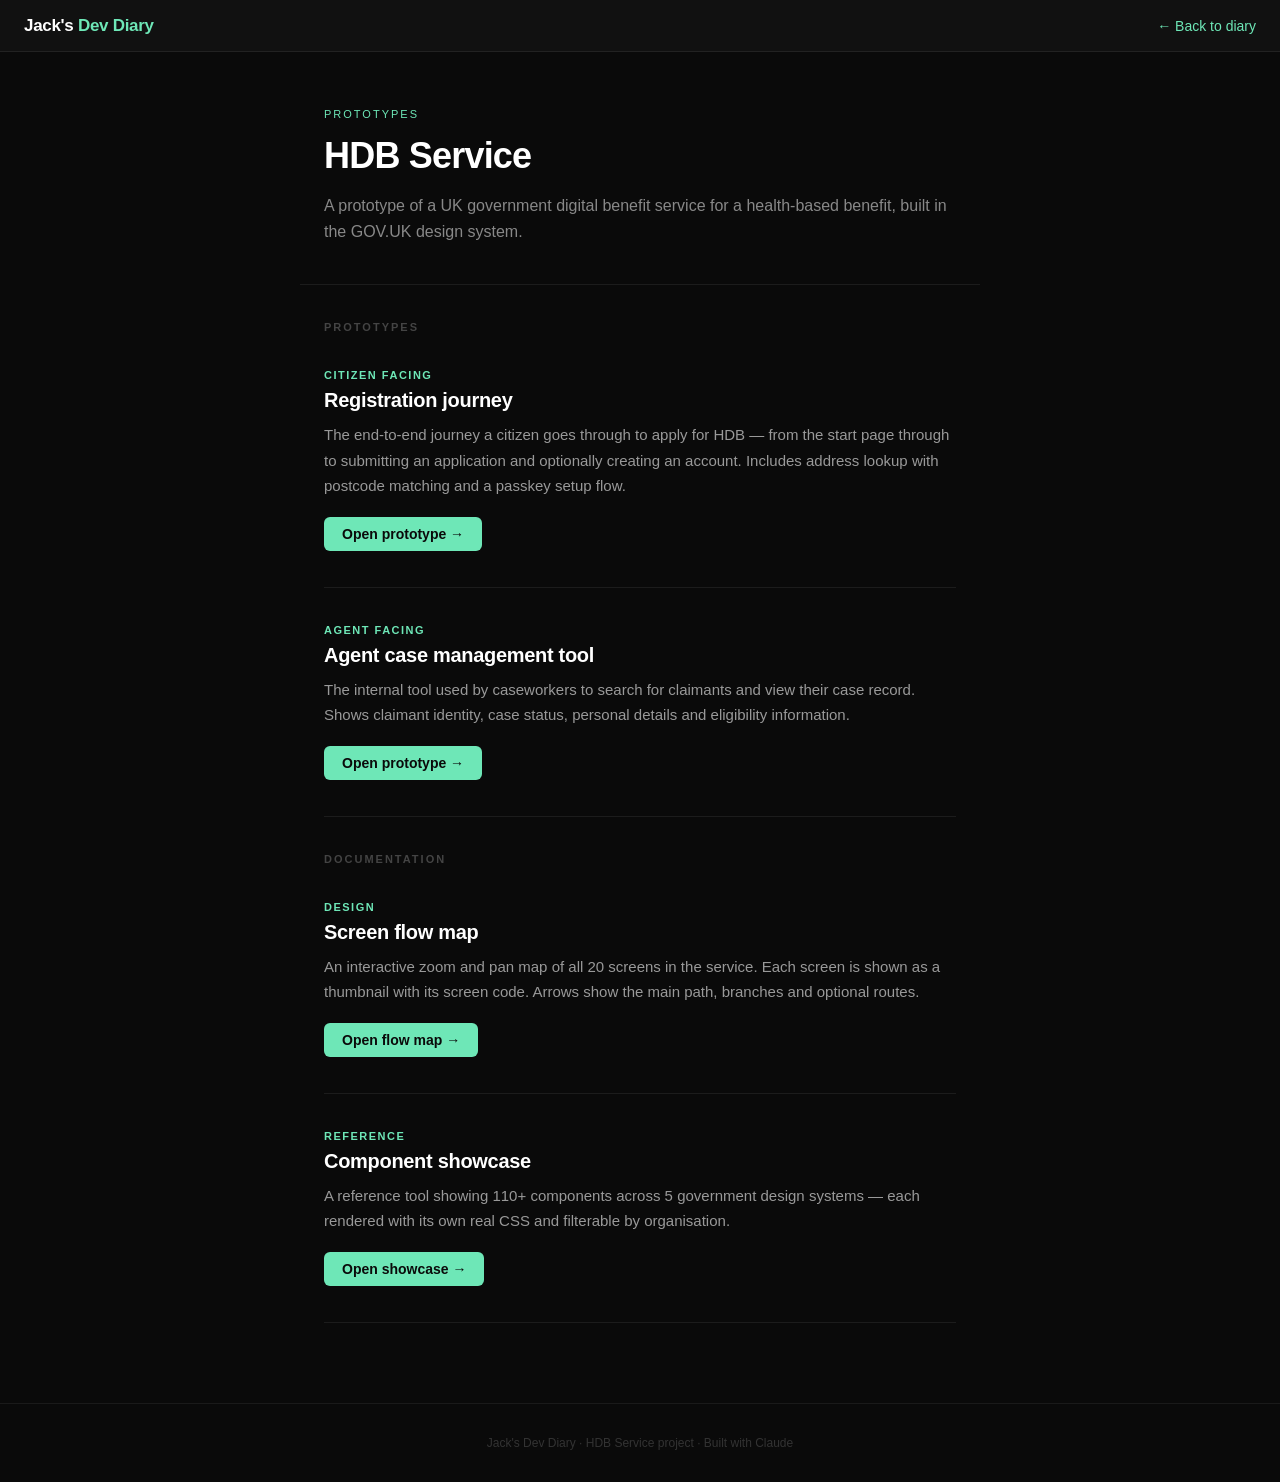
<file: index.html>
<!DOCTYPE html>
<html lang="en">
<head>
<meta charset="UTF-8">
<meta name="viewport" content="width=device-width, initial-scale=1.0">
<title>HDB Service — Prototypes</title>
<link rel="icon" href="data:image/svg+xml,<svg xmlns='http://www.w3.org/2000/svg' viewBox='0 0 32 32'><rect width='32' height='32' rx='6' fill='%230a0a0a'/><text x='50%25' y='50%25' dominant-baseline='central' text-anchor='middle' font-family='system-ui,sans-serif' font-weight='700' font-size='11' fill='%236ee7b7'>JDD</text></svg>">
<style>
  * { margin: 0; padding: 0; box-sizing: border-box; }

  body {
    background: #0a0a0a;
    color: #e8e8e8;
    font-family: -apple-system, BlinkMacSystemFont, 'Segoe UI', sans-serif;
    min-height: 100vh;
  }

  .topbar {
    background: #111;
    border-bottom: 1px solid #222;
    padding: 0 24px;
    height: 52px;
    display: flex;
    align-items: center;
    justify-content: space-between;
    position: sticky;
    top: 0;
    z-index: 100;
  }

  .topbar__title {
    font-size: 17px;
    font-weight: 600;
    letter-spacing: -0.3px;
    color: #fff;
  }

  .topbar__title span {
    color: #6ee7b7;
  }

  .topbar__back {
    font-size: 14px;
    color: #6ee7b7;
    text-decoration: none;
  }
  .topbar__back:hover { text-decoration: underline; }

  .hero {
    padding: 56px 24px 40px;
    max-width: 680px;
    margin: 0 auto;
    border-bottom: 1px solid #1c1c1c;
  }

  .hero__tag {
    font-size: 11px;
    letter-spacing: 2px;
    text-transform: uppercase;
    color: #6ee7b7;
    margin-bottom: 14px;
  }

  .hero__heading {
    font-size: 36px;
    font-weight: 700;
    line-height: 1.2;
    color: #fff;
    margin-bottom: 16px;
    letter-spacing: -0.8px;
  }

  .hero__sub {
    font-size: 16px;
    color: #888;
    line-height: 1.6;
  }

  .prototypes {
    max-width: 680px;
    margin: 0 auto;
    padding: 0 24px 80px;
  }

  .prototype {
    padding: 36px 0;
    border-bottom: 1px solid #1c1c1c;
  }

  .prototype__label {
    font-size: 11px;
    font-weight: 600;
    letter-spacing: 1.5px;
    text-transform: uppercase;
    color: #6ee7b7;
    margin-bottom: 8px;
  }

  .prototype__title {
    font-size: 20px;
    font-weight: 600;
    color: #fff;
    margin-bottom: 10px;
    letter-spacing: -0.3px;
  }

  .prototype__desc {
    font-size: 15px;
    color: #999;
    line-height: 1.7;
    margin-bottom: 18px;
  }

  .prototype__link {
    display: inline-block;
    font-size: 14px;
    font-weight: 600;
    color: #0a0a0a;
    background: #6ee7b7;
    padding: 9px 18px;
    border-radius: 6px;
    text-decoration: none;
    transition: background 0.15s;
  }
  .prototype__link:hover { background: #a7f3d0; }

  .section-heading {
    padding: 36px 0 0;
    font-size: 11px;
    font-weight: 600;
    letter-spacing: 2px;
    text-transform: uppercase;
    color: #444;
  }

  .footer {
    text-align: center;
    padding: 32px 24px;
    font-size: 12px;
    color: #333;
    border-top: 1px solid #1a1a1a;
  }
</style>
</head>
<body>

<header class="topbar">
  <a class="topbar__title" href="https://js8989.github.io/jacks-dev-diary" style="text-decoration:none;">Jack's <span>Dev Diary</span></a>
  <a class="topbar__back" href="https://js8989.github.io/jacks-dev-diary">← Back to diary</a>
</header>

<section class="hero">
  <div class="hero__tag">Prototypes</div>
  <h1 class="hero__heading">HDB Service</h1>
  <p class="hero__sub">A prototype of a UK government digital benefit service for a health-based benefit, built in the GOV.UK design system.</p>
</section>

<main class="prototypes">

  <p class="section-heading">Prototypes</p>

  <div class="prototype">
    <div class="prototype__label">Citizen facing</div>
    <h2 class="prototype__title">Registration journey</h2>
    <p class="prototype__desc">The end-to-end journey a citizen goes through to apply for HDB — from the start page through to submitting an application and optionally creating an account. Includes address lookup with postcode matching and a passkey setup flow.</p>
    <a class="prototype__link" href="govuk_hdb_full_journey.html">Open prototype →</a>
  </div>

  <div class="prototype">
    <div class="prototype__label">Agent facing</div>
    <h2 class="prototype__title">Agent case management tool</h2>
    <p class="prototype__desc">The internal tool used by caseworkers to search for claimants and view their case record. Shows claimant identity, case status, personal details and eligibility information.</p>
    <a class="prototype__link" href="govuk_hdb_agent_tool.html">Open prototype →</a>
  </div>

  <p class="section-heading">Documentation</p>

  <div class="prototype">
    <div class="prototype__label">Design</div>
    <h2 class="prototype__title">Screen flow map</h2>
    <p class="prototype__desc">An interactive zoom and pan map of all 20 screens in the service. Each screen is shown as a thumbnail with its screen code. Arrows show the main path, branches and optional routes.</p>
    <a class="prototype__link" href="flow-map.html">Open flow map →</a>
  </div>

  <div class="prototype">
    <div class="prototype__label">Reference</div>
    <h2 class="prototype__title">Component showcase</h2>
    <p class="prototype__desc">A reference tool showing 110+ components across 5 government design systems — each rendered with its own real CSS and filterable by organisation.</p>
    <a class="prototype__link" href="govuk_component_showcase.html">Open showcase →</a>
  </div>

</main>

<footer class="footer">
  Jack's Dev Diary · HDB Service project · Built with Claude
</footer>

</body>
</html>
</file>
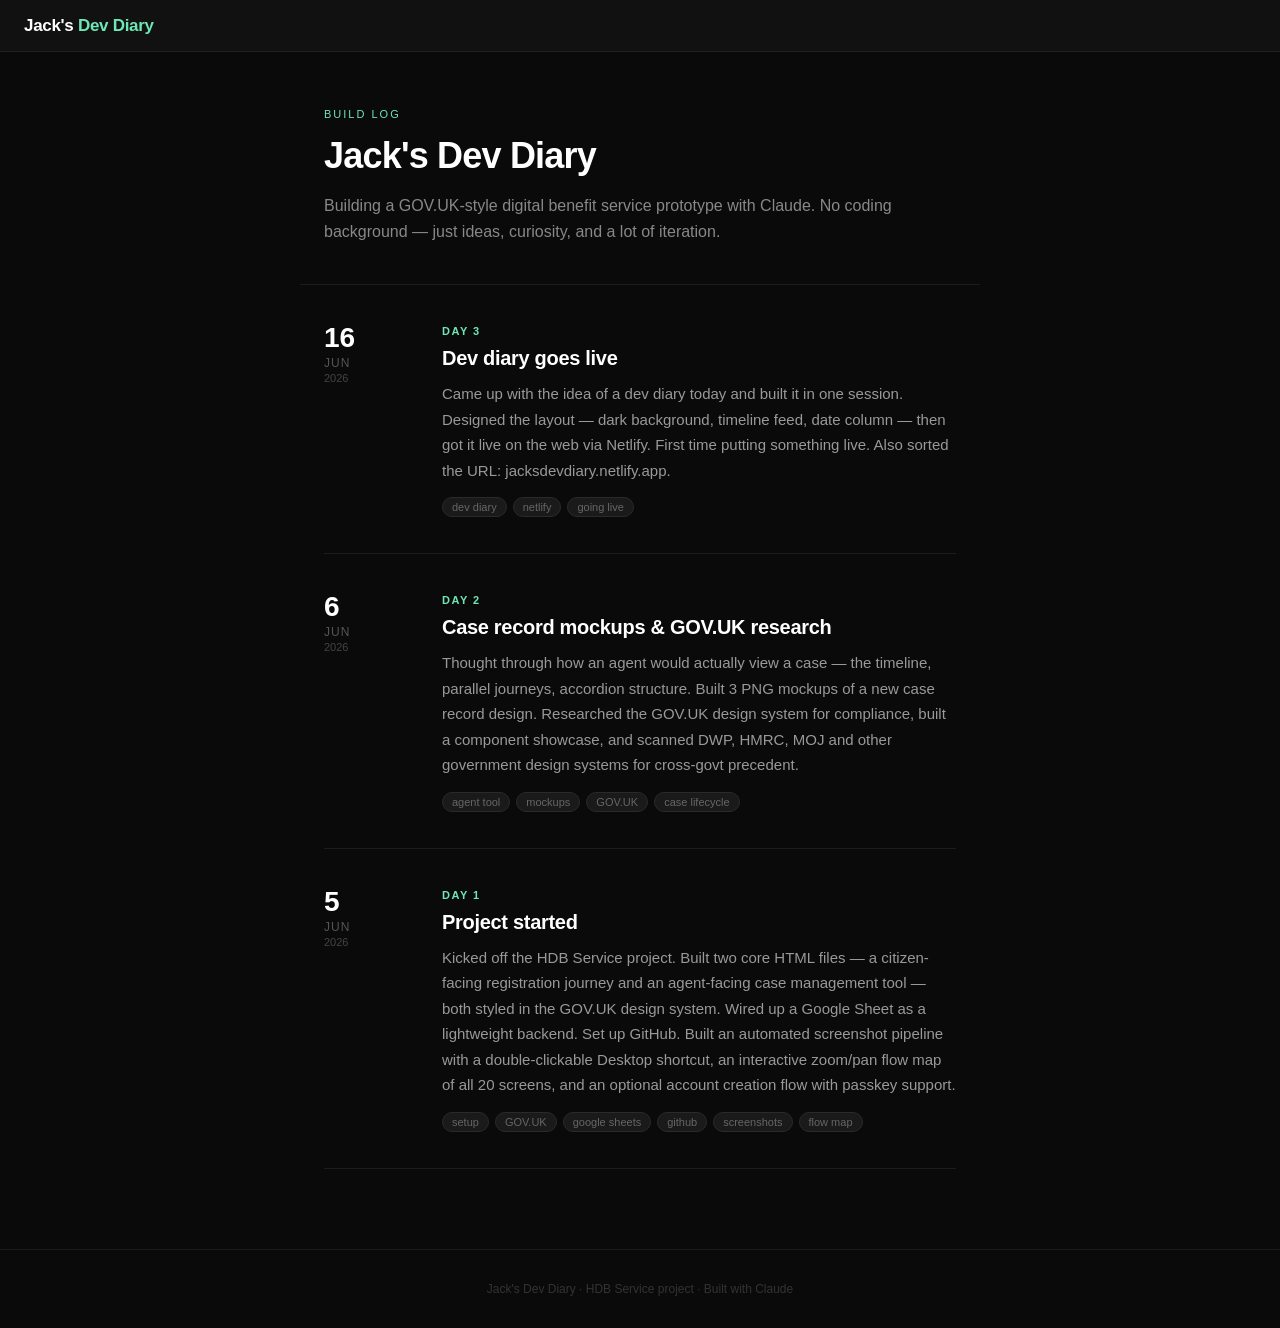
<file: mockups/devlog_mockup.html>
<!DOCTYPE html>
<html lang="en">
<head>
<meta charset="UTF-8">
<meta name="viewport" content="width=device-width, initial-scale=1.0">
<title>Jack's Dev Diary</title>
<style>
  * { margin: 0; padding: 0; box-sizing: border-box; }

  body {
    background: #0a0a0a;
    color: #e8e8e8;
    font-family: -apple-system, BlinkMacSystemFont, 'Segoe UI', sans-serif;
    min-height: 100vh;
  }

  /* ── Top bar ── */
  .topbar {
    background: #111;
    border-bottom: 1px solid #222;
    padding: 0 24px;
    height: 52px;
    display: flex;
    align-items: center;
    justify-content: space-between;
    position: sticky;
    top: 0;
    z-index: 100;
  }

  .topbar__title {
    font-size: 17px;
    font-weight: 600;
    letter-spacing: -0.3px;
    color: #fff;
  }

  .topbar__title span {
    color: #6ee7b7; /* soft green accent */
  }


  /* ── Hero / intro ── */
  .hero {
    padding: 56px 24px 40px;
    max-width: 680px;
    margin: 0 auto;
    border-bottom: 1px solid #1c1c1c;
  }

  .hero__tag {
    font-size: 11px;
    letter-spacing: 2px;
    text-transform: uppercase;
    color: #6ee7b7;
    margin-bottom: 14px;
  }

  .hero__heading {
    font-size: 36px;
    font-weight: 700;
    line-height: 1.2;
    color: #fff;
    margin-bottom: 16px;
    letter-spacing: -0.8px;
  }

  .hero__sub {
    font-size: 16px;
    color: #888;
    line-height: 1.6;
  }

  /* ── Timeline feed ── */
  .feed {
    max-width: 680px;
    margin: 0 auto;
    padding: 0 24px 80px;
  }

  .entry {
    padding: 36px 0;
    border-bottom: 1px solid #1c1c1c;
    display: grid;
    grid-template-columns: 90px 1fr;
    gap: 0 28px;
  }

  .entry__date-col {
    padding-top: 3px;
  }

  .entry__day {
    font-size: 28px;
    font-weight: 700;
    color: #fff;
    line-height: 1;
  }

  .entry__month {
    font-size: 12px;
    color: #555;
    text-transform: uppercase;
    letter-spacing: 1px;
    margin-top: 4px;
  }

  .entry__year {
    font-size: 11px;
    color: #444;
    margin-top: 2px;
  }

  .entry__body {}

  .entry__daytag {
    display: inline-block;
    font-size: 11px;
    font-weight: 600;
    letter-spacing: 1.5px;
    text-transform: uppercase;
    color: #6ee7b7;
    margin-bottom: 8px;
  }

  .entry__title {
    font-size: 20px;
    font-weight: 600;
    color: #fff;
    margin-bottom: 10px;
    letter-spacing: -0.3px;
    line-height: 1.3;
  }

  .entry__text {
    font-size: 15px;
    color: #999;
    line-height: 1.7;
  }

  .entry__tags {
    margin-top: 14px;
    display: flex;
    flex-wrap: wrap;
    gap: 6px;
  }

  .tag {
    font-size: 11px;
    padding: 3px 9px;
    border-radius: 20px;
    background: #1a1a1a;
    color: #666;
    border: 1px solid #2a2a2a;
  }

  /* ── Screenshot strip ── */
  .entry__screens {
    margin-top: 16px;
    display: flex;
    gap: 10px;
    overflow-x: auto;
    padding-bottom: 4px;
  }

  .entry__screens img {
    height: 100px;
    width: auto;
    border-radius: 6px;
    border: 1px solid #222;
    opacity: 0.8;
  }

  /* ── Footer ── */
  .footer {
    text-align: center;
    padding: 32px 24px;
    font-size: 12px;
    color: #333;
    border-top: 1px solid #1a1a1a;
  }
</style>
</head>
<body>

<!-- Top bar -->
<header class="topbar">
  <div class="topbar__title">Jack's <span>Dev Diary</span></div>
</header>

<!-- Hero -->
<section class="hero">
  <div class="hero__tag">Build log</div>
  <h1 class="hero__heading">Jack's Dev Diary</h1>
  <p class="hero__sub">Building a GOV.UK-style digital benefit service prototype with Claude. No coding background — just ideas, curiosity, and a lot of iteration.</p>
</section>

<!-- Feed -->
<main class="feed">

  <!-- Entry: Day 3 -->
  <article class="entry">
    <div class="entry__date-col">
      <div class="entry__day">16</div>
      <div class="entry__month">Jun</div>
      <div class="entry__year">2026</div>
    </div>
    <div class="entry__body">
      <span class="entry__daytag">Day 3</span>
      <h2 class="entry__title">Dev diary goes live</h2>
      <p class="entry__text">Came up with the idea of a dev diary today and built it in one session. Designed the layout — dark background, timeline feed, date column — then got it live on the web via Netlify. First time putting something live. Also sorted the URL: jacksdevdiary.netlify.app.</p>
      <div class="entry__tags">
        <span class="tag">dev diary</span>
        <span class="tag">netlify</span>
        <span class="tag">going live</span>
      </div>
    </div>
  </article>

  <!-- Entry: Day 2 -->
  <article class="entry">
    <div class="entry__date-col">
      <div class="entry__day">6</div>
      <div class="entry__month">Jun</div>
      <div class="entry__year">2026</div>
    </div>
    <div class="entry__body">
      <span class="entry__daytag">Day 2</span>
      <h2 class="entry__title">Case record mockups & GOV.UK research</h2>
      <p class="entry__text">Thought through how an agent would actually view a case — the timeline, parallel journeys, accordion structure. Built 3 PNG mockups of a new case record design. Researched the GOV.UK design system for compliance, built a component showcase, and scanned DWP, HMRC, MOJ and other government design systems for cross-govt precedent.</p>
      <div class="entry__tags">
        <span class="tag">agent tool</span>
        <span class="tag">mockups</span>
        <span class="tag">GOV.UK</span>
        <span class="tag">case lifecycle</span>
      </div>
    </div>
  </article>

  <!-- Entry: Day 1 -->
  <article class="entry">
    <div class="entry__date-col">
      <div class="entry__day">5</div>
      <div class="entry__month">Jun</div>
      <div class="entry__year">2026</div>
    </div>
    <div class="entry__body">
      <span class="entry__daytag">Day 1</span>
      <h2 class="entry__title">Project started</h2>
      <p class="entry__text">Kicked off the HDB Service project. Built two core HTML files — a citizen-facing registration journey and an agent-facing case management tool — both styled in the GOV.UK design system. Wired up a Google Sheet as a lightweight backend. Set up GitHub. Built an automated screenshot pipeline with a double-clickable Desktop shortcut, an interactive zoom/pan flow map of all 20 screens, and an optional account creation flow with passkey support.</p>
      <div class="entry__tags">
        <span class="tag">setup</span>
        <span class="tag">GOV.UK</span>
        <span class="tag">google sheets</span>
        <span class="tag">github</span>
        <span class="tag">screenshots</span>
        <span class="tag">flow map</span>
      </div>
    </div>
  </article>

</main>

<footer class="footer">
  Jack's Dev Diary · HDB Service project · Built with Claude
</footer>


</body>
</html>
</file>
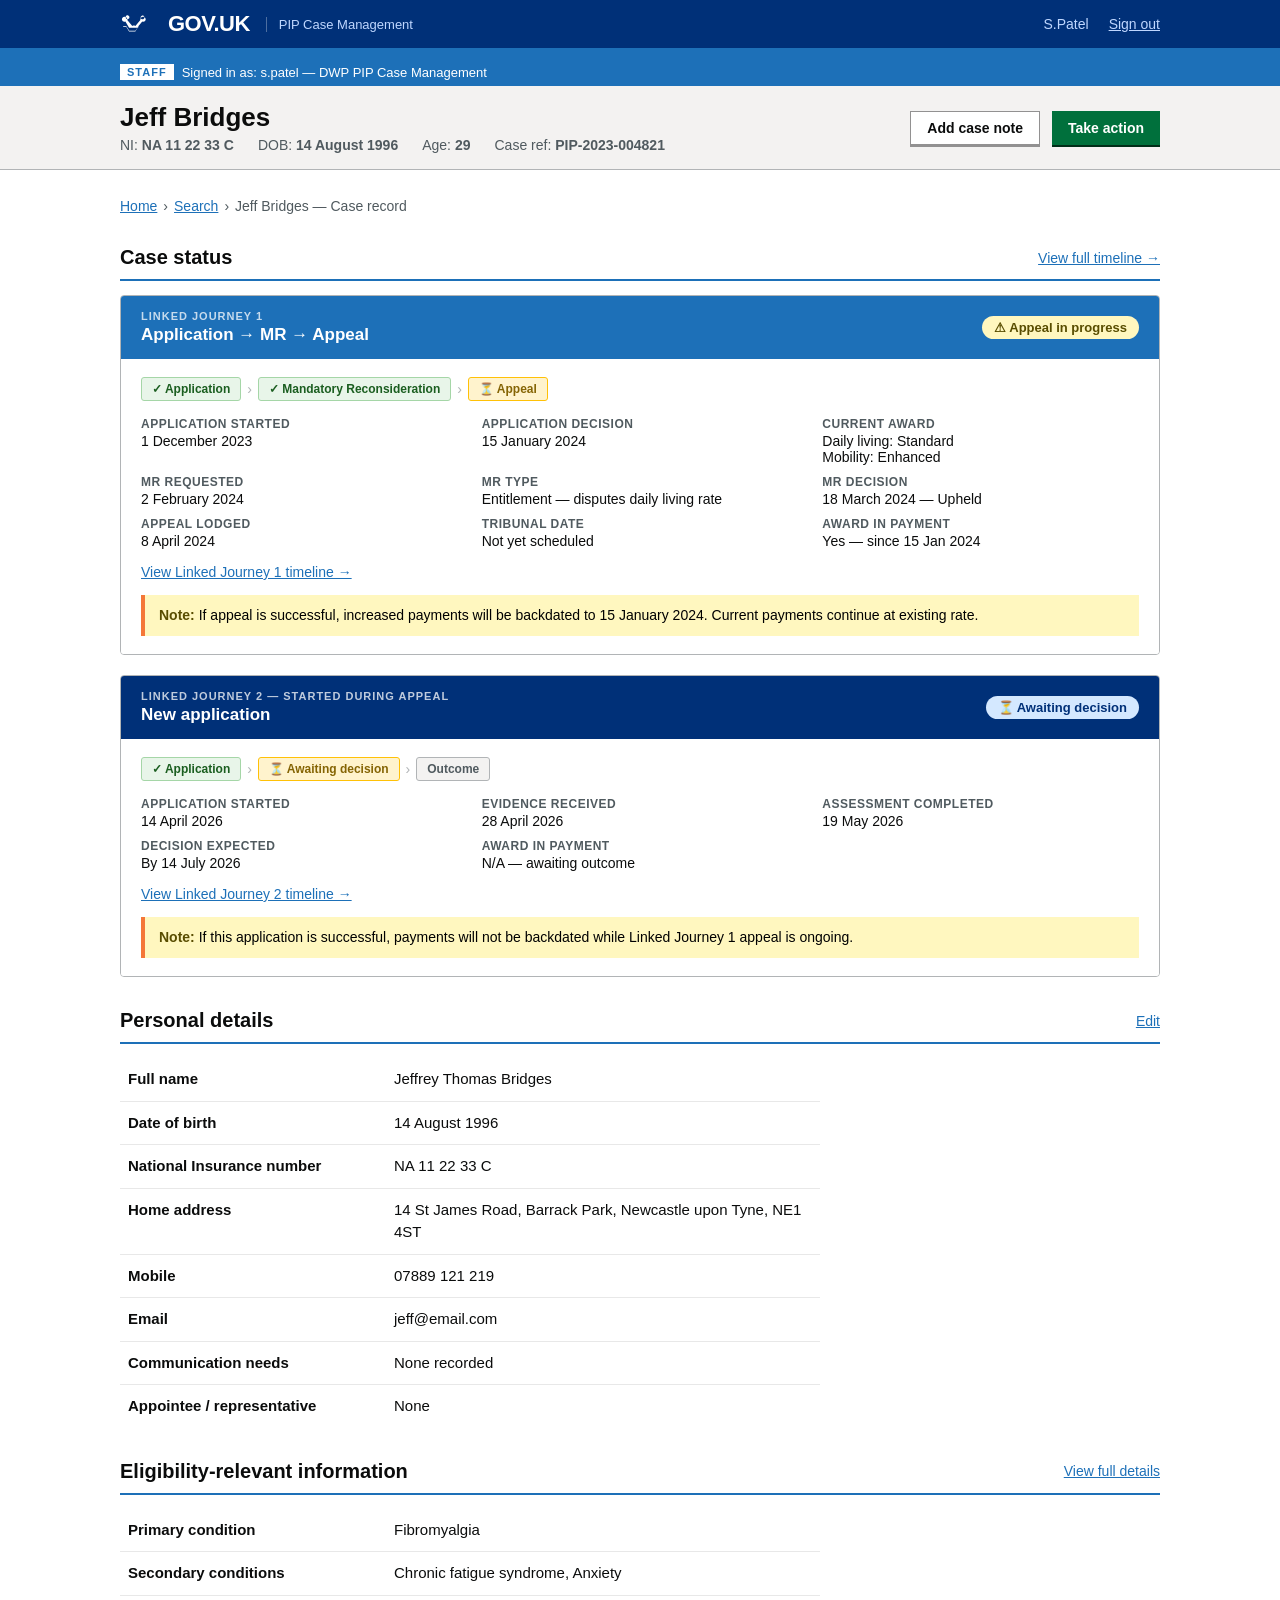
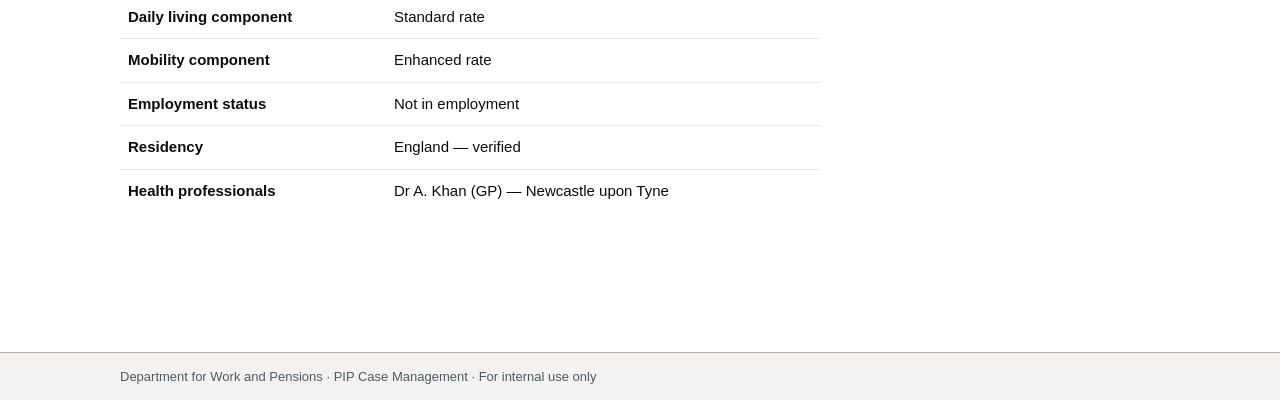
<file: mockups/pip_mockups.html>
<!DOCTYPE html>
<html lang="en">
<head>
<meta charset="UTF-8">
<title>PIP Mockups v2</title>
<style>
* { box-sizing: border-box; margin: 0; padding: 0; }
body { font-family: 'Noto Sans', Arial, sans-serif; background: white; }
.page { display: none; width: 1280px; background: white; }
.page.active { display: block; }

/* ── Shared header ── */
.agent-header { background: #003078; padding: 10px 0; border-bottom: 10px solid #1d70b8; }
.agent-header__inner { max-width: 1100px; margin: 0 auto; padding: 0 30px; display: flex; align-items: center; justify-content: space-between; }
.agent-header__left { display: flex; align-items: center; gap: 12px; }
.govuk-crown { width: 36px; height: 28px; fill: white; }
.agent-header__title { color: white; font-size: 22px; font-weight: 700; letter-spacing: -0.5px; }
.agent-header__service { color: #bfd7ff; font-size: 13px; border-left: 1px solid rgba(255,255,255,0.3); padding-left: 12px; margin-left: 4px; }
.agent-header__right { color: #bfd7ff; font-size: 14px; display: flex; align-items: center; gap: 20px; }
.agent-header__right a { color: #bfd7ff; text-decoration: underline; cursor: pointer; }
.staff-banner { background: #1d70b8; padding: 6px 0; }
.staff-banner__inner { max-width: 1100px; margin: 0 auto; padding: 0 30px; font-size: 13px; color: white; display: flex; align-items: center; gap: 8px; }
.staff-tag { background: white; color: #1d70b8; font-weight: 700; font-size: 11px; padding: 2px 7px; text-transform: uppercase; letter-spacing: 1px; }

/* ── Claimant bar ── */
.claimant-bar { background: #f3f2f1; border-bottom: 1px solid #b1b4b6; padding: 16px 0; }
.claimant-bar__inner { max-width: 1100px; margin: 0 auto; padding: 0 30px; display: flex; align-items: center; justify-content: space-between; }
.claimant-bar__name { font-size: 26px; font-weight: 700; color: #0b0c0c; }
.claimant-bar__meta { font-size: 14px; color: #505a5f; margin-top: 4px; display: flex; gap: 24px; }
.claimant-bar__actions { display: flex; gap: 12px; }
.btn-sm { font-size: 14px; font-weight: 700; padding: 8px 16px; border: none; cursor: pointer; }
.btn-primary { background: #00703c; color: white; box-shadow: 0 2px 0 #002d18; }
.btn-secondary { background: white; color: #0b0c0c; box-shadow: 0 2px 0 #929191; border: 1px solid #929191; }

/* ── Main ── */
.main { max-width: 1100px; margin: 0 auto; padding: 28px 30px 80px; }
.breadcrumb { font-size: 14px; color: #505a5f; margin-bottom: 24px; }
.breadcrumb a { color: #1d70b8; text-decoration: underline; cursor: pointer; }
.breadcrumb span { margin: 0 6px; }

/* ── Section headings ── */
.section-head { font-size: 20px; font-weight: 700; color: #0b0c0c; margin: 32px 0 14px; padding-bottom: 10px; border-bottom: 2px solid #1d70b8; display: flex; align-items: center; justify-content: space-between; }
.section-head a { font-size: 14px; font-weight: 400; color: #1d70b8; text-decoration: underline; }
.section-head:first-of-type { margin-top: 0; }

/* ── Summary table ── */
.summary-table { width: 100%; border-collapse: collapse; font-size: 15px; }
.summary-table tr { border-bottom: 1px solid #e8e8e8; }
.summary-table td { padding: 10px 8px; vertical-align: top; line-height: 1.5; }
.summary-table td:first-child { font-weight: 700; color: #0b0c0c; width: 38%; }
.summary-table td:last-child { color: #0b0c0c; }
.summary-table tr:last-child { border-bottom: none; }

/* ── Status badge ── */
.status-badge { display: inline-flex; align-items: center; gap: 5px; font-size: 13px; font-weight: 700; padding: 4px 12px; border-radius: 20px; white-space: nowrap; }
.badge-appeal  { background: #fff7bf; color: #594d00; }
.badge-active  { background: #d4edda; color: #155724; }
.badge-awaiting{ background: #d4e8ff; color: #003078; }
.badge-payment { background: #e8f5e9; color: #1b5e20; }

/* ── Linked journey cards ── */
.lj-card { border: 1px solid #b1b4b6; border-radius: 4px; margin-bottom: 20px; overflow: hidden; }
.lj-card__header { padding: 14px 20px; display: flex; align-items: center; justify-content: space-between; }
.lj-header-lj1 { background: #1d70b8; }
.lj-header-lj2 { background: #003078; }
.lj-card__header-left {}
.lj-card__tag  { font-size: 11px; font-weight: 700; text-transform: uppercase; letter-spacing: 1px; color: rgba(255,255,255,0.75); margin-bottom: 3px; }
.lj-card__title{ font-size: 17px; font-weight: 700; color: white; }
.lj-card__body { padding: 18px 20px; background: white; }

/* Journey pills inside card */
.journey-pills { display: flex; align-items: center; gap: 6px; flex-wrap: wrap; margin-bottom: 16px; }
.jp { font-size: 12px; font-weight: 700; padding: 4px 10px; border-radius: 3px; white-space: nowrap; }
.jp-done   { background: #e8f5e9; color: #1b5e20; border: 1px solid #a5d6a7; }
.jp-active { background: #fff3cd; color: #856404; border: 1px solid #ffc107; }
.jp-future { background: #f3f2f1; color: #505a5f; border: 1px solid #b1b4b6; }
.jp-arrow  { color: #b1b4b6; font-size: 14px; }

.lj-detail { display: grid; grid-template-columns: repeat(3, 1fr); gap: 10px 24px; font-size: 14px; margin-bottom: 14px; }
.lj-detail dt { font-weight: 700; color: #505a5f; font-size: 12px; text-transform: uppercase; letter-spacing: 0.5px; margin-bottom: 2px; }
.lj-detail dd { color: #0b0c0c; }
.lj-card__link { font-size: 14px; color: #1d70b8; text-decoration: underline; cursor: pointer; }

.alert-box { background: #fff7bf; border-left: 4px solid #f47738; padding: 10px 14px; font-size: 14px; margin-top: 14px; line-height: 1.5; }
.alert-box strong { color: #594d00; }

/* ── Footer ── */
.agent-footer { background: #f3f2f1; border-top: 1px solid #b1b4b6; padding: 16px 0; margin-top: 60px; }
.agent-footer__inner { max-width: 1100px; margin: 0 auto; padding: 0 30px; font-size: 13px; color: #505a5f; }

/* ══════════════════════════════════════════
   TIMELINE
══════════════════════════════════════════ */
.tl-lj-head { display: flex; align-items: center; gap: 14px; margin: 36px 0 18px; padding-bottom: 12px; border-bottom: 2px solid #e0e0e0; }
.tl-lj-head:first-of-type { margin-top: 0; }
.tl-lj-badge { font-size: 11px; font-weight: 700; padding: 5px 14px; text-transform: uppercase; letter-spacing: 1px; border-radius: 3px; color: white; }
.tl-lj1 { background: #1d70b8; }
.tl-lj2 { background: #003078; }
.tl-lj-title { font-size: 17px; font-weight: 700; color: #0b0c0c; flex: 1; }

/* Journey row */
.tl-journey-row { display: flex; gap: 0; margin-bottom: 2px; position: relative; }
.tl-journey-row::before { content:''; position:absolute; left:139px; top:44px; bottom:-2px; width:2px; background:#e0e8f0; z-index:0; }
.tl-journey-row:last-child::before { display:none; }

.tl-date-col { width:140px; flex-shrink:0; padding: 16px 16px 16px 0; text-align:right; font-size:13px; color:#505a5f; line-height:1.4; }
.tl-dot-col  { width:20px; flex-shrink:0; display:flex; flex-direction:column; align-items:center; padding-top:16px; position:relative; z-index:1; }
.tl-dot { width:16px; height:16px; border-radius:50%; margin-top:2px; }
.dot-done   { background:#00703c; }
.dot-active { background:#f47738; }
.dot-future { background:white; border:2px solid #b1b4b6; }

.tl-body { flex:1; padding:10px 0 10px 20px; }

/* Milestone box */
.tl-milestone { background:#f8f9fc; border:1px solid #d8e0f0; border-radius:4px; padding:12px 16px; display:flex; align-items:flex-start; justify-content:space-between; gap:16px; cursor:pointer; }
.tl-milestone:hover { border-color:#1d70b8; background:#edf2fb; }
.tl-milestone.open  { border-color:#1d70b8; background:#edf2fb; border-radius:4px 4px 0 0; border-bottom:none; }
.tl-milestone.current { border-color:#f47738; background:#fff8f4; }
.tl-milestone.current:hover { border-color:#e05f00; }

.tl-m-left  { display:flex; align-items:flex-start; gap:12px; flex:1; }
.tl-m-icon  { font-size:18px; flex-shrink:0; margin-top:1px; }
.tl-m-text  { font-size:15px; font-weight:700; color:#0b0c0c; line-height:1.3; }
.tl-m-text.orange { color:#f47738; }
.tl-m-sub   { font-size:13px; color:#505a5f; margin-top:3px; }
.tl-m-right { flex-shrink:0; display:flex; flex-direction:column; align-items:flex-end; gap:6px; }
.tl-expand  { font-size:20px; color:#505a5f; line-height:1; }
.tl-expand.rotated { transform:rotate(90deg); display:inline-block; }

.tl-status-label { font-size:11px; font-weight:700; text-transform:uppercase; letter-spacing:0.5px; }
.tl-status-done    { color:#00703c; }
.tl-status-active  { color:#f47738; }
.tl-status-future  { color:#505a5f; }
.tl-status-current { font-size:12px; font-weight:700; color:#f47738; text-transform:uppercase; letter-spacing:1px; margin-bottom:4px; }

/* Sub-journey accordion */
.tl-accordion { border:1px solid #1d70b8; border-top:none; border-radius:0 0 4px 4px; background:white; margin-bottom:2px; }
.tl-event { display:flex; align-items:flex-start; gap:16px; padding:12px 16px; border-bottom:1px solid #f0f0f0; font-size:14px; }
.tl-event:last-child { border-bottom:none; }
.tl-event__date { color:#505a5f; white-space:nowrap; flex-shrink:0; width:90px; font-size:13px; }
.tl-event__tag  { flex-shrink:0; width:80px; }
.ev-tag { font-size:10px; font-weight:700; padding:2px 7px; border-radius:3px; text-transform:uppercase; letter-spacing:0.5px; display:inline-block; }
.ev-decision { background:#1d70b8; color:white; }
.ev-evidence  { background:#00703c; color:white; }
.ev-contact   { background:#6f777b; color:white; }
.ev-admin     { background:#f3f2f1; color:#505a5f; border:1px solid #b1b4b6; }
.tl-event__desc { flex:1; color:#0b0c0c; line-height:1.5; }
.tl-event__desc a { color:#1d70b8; text-decoration:underline; font-size:13px; margin-left:6px; }
.tl-event__agent { color:#505a5f; font-size:12px; white-space:nowrap; flex-shrink:0; }

/* Outcome / appeal inline boxes */
.inline-outcome { background:#e8f5e9; border:1px solid #a5d6a7; border-radius:3px; padding:6px 10px; font-size:13px; }
.inline-outcome__label { font-weight:700; color:#1b5e20; font-size:11px; text-transform:uppercase; letter-spacing:0.5px; margin-bottom:2px; }
.inline-appeal { background:#fff7bf; border:1px solid #ffc107; border-radius:3px; padding:6px 10px; font-size:13px; }
.inline-appeal__label { font-weight:700; color:#856404; font-size:11px; text-transform:uppercase; letter-spacing:0.5px; margin-bottom:2px; }
.inline-payment { background:#d4e8ff; border:1px solid #9ec8f0; border-radius:3px; padding:4px 10px; font-size:12px; color:#003078; font-weight:700; }
</style>
</head>
<body>

<!-- ═══════════════════════════════════════════════════════
     MOCKUP 1 — PIP Case Record
════════════════════════════════════════════════════════ -->
<div class="page active" id="page-record">
  <header class="agent-header"><div class="agent-header__inner">
    <div class="agent-header__left">
      <svg class="govuk-crown" xmlns="http://www.w3.org/2000/svg" viewBox="0 0 132 97"><path d="M25 30.2c3.5 1.5 7.7-.2 9.1-3.7 1.5-3.6-.2-7.8-3.9-9.2-3.6-1.4-7.6.3-9.1 3.9-1.4 3.5.3 7.5 3.9 9zm51.1-3c1.5 3.5 5.7 5.2 9.1 3.8 3.6-1.4 5.3-5.4 3.8-9-1.4-3.5-5.3-5.2-8.9-3.8-3.6 1.3-5.3 5.3-4 9zM66.1 62.5H33.3L19.8 39.4c-5.4 2.2-11.5-.6-12.6-6.3-1-5.6 3.3-11 9-11.4 5.7-.4 10.7 4.2 10.7 9.9 0 .9-.1 1.7-.3 2.5L45.1 55.4c3.4-2.2 7.8-2.2 11.2 0l18.5-21.3c-.2-.8-.3-1.6-.3-2.5 0-5.7 5-10.3 10.7-9.9 5.7.4 10 5.8 9 11.4-1.1 5.7-7.2 8.5-12.6 6.3L67.9 55.4h.3l-.3-.4.2.3v.3L56.3 73.2H33.9L22.8 55.8H11.6l.1 3h11.2L33.3 75.7h22.9l11.5-18.9.3-.2.1-.1z"/></svg>
      <span class="agent-header__title">GOV.UK</span>
      <span class="agent-header__service">PIP Case Management</span>
    </div>
    <div class="agent-header__right"><span>S.Patel</span><a>Sign out</a></div>
  </div></header>
  <div class="staff-banner"><div class="staff-banner__inner"><span class="staff-tag">Staff</span><span>Signed in as: s.patel — DWP PIP Case Management</span></div></div>

  <div class="claimant-bar"><div class="claimant-bar__inner">
    <div>
      <div class="claimant-bar__name">Jeff Bridges</div>
      <div class="claimant-bar__meta">
        <span>NI: <strong>NA 11 22 33 C</strong></span>
        <span>DOB: <strong>14 August 1996</strong></span>
        <span>Age: <strong>29</strong></span>
        <span>Case ref: <strong>PIP-2023-004821</strong></span>
      </div>
    </div>
    <div class="claimant-bar__actions">
      <button class="btn-sm btn-secondary">Add case note</button>
      <button class="btn-sm btn-primary">Take action</button>
    </div>
  </div></div>

  <div class="main">
    <div class="breadcrumb"><a>Home</a><span>›</span><a>Search</a><span>›</span>Jeff Bridges — Case record</div>

    <!-- Case status -->
    <div class="section-head">Case status <a>View full timeline →</a></div>

    <!-- Linked Journey 1 -->
    <div class="lj-card">
      <div class="lj-card__header lj-header-lj1">
        <div>
          <div class="lj-card__tag">Linked Journey 1</div>
          <div class="lj-card__title">Application → MR → Appeal</div>
        </div>
        <span class="status-badge badge-appeal">⚠ Appeal in progress</span>
      </div>
      <div class="lj-card__body">
        <div class="journey-pills">
          <span class="jp jp-done">✓ Application</span>
          <span class="jp-arrow">›</span>
          <span class="jp jp-done">✓ Mandatory Reconsideration</span>
          <span class="jp-arrow">›</span>
          <span class="jp jp-active">⏳ Appeal</span>
        </div>
        <dl class="lj-detail">
          <div><dt>Application started</dt><dd>1 December 2023</dd></div>
          <div><dt>Application decision</dt><dd>15 January 2024</dd></div>
          <div><dt>Current award</dt><dd>Daily living: Standard<br>Mobility: Enhanced</dd></div>
          <div><dt>MR requested</dt><dd>2 February 2024</dd></div>
          <div><dt>MR type</dt><dd>Entitlement — disputes daily living rate</dd></div>
          <div><dt>MR decision</dt><dd>18 March 2024 — Upheld</dd></div>
          <div><dt>Appeal lodged</dt><dd>8 April 2024</dd></div>
          <div><dt>Tribunal date</dt><dd>Not yet scheduled</dd></div>
          <div><dt>Award in payment</dt><dd>Yes — since 15 Jan 2024</dd></div>
        </dl>
        <a class="lj-card__link">View Linked Journey 1 timeline →</a>
        <div class="alert-box"><strong>Note:</strong> If appeal is successful, increased payments will be backdated to 15 January 2024. Current payments continue at existing rate.</div>
      </div>
    </div>

    <!-- Linked Journey 2 -->
    <div class="lj-card">
      <div class="lj-card__header lj-header-lj2">
        <div>
          <div class="lj-card__tag">Linked Journey 2 — started during appeal</div>
          <div class="lj-card__title">New application</div>
        </div>
        <span class="status-badge badge-awaiting">⏳ Awaiting decision</span>
      </div>
      <div class="lj-card__body">
        <div class="journey-pills">
          <span class="jp jp-done">✓ Application</span>
          <span class="jp-arrow">›</span>
          <span class="jp jp-active">⏳ Awaiting decision</span>
          <span class="jp-arrow">›</span>
          <span class="jp jp-future">Outcome</span>
        </div>
        <dl class="lj-detail">
          <div><dt>Application started</dt><dd>14 April 2026</dd></div>
          <div><dt>Evidence received</dt><dd>28 April 2026</dd></div>
          <div><dt>Assessment completed</dt><dd>19 May 2026</dd></div>
          <div><dt>Decision expected</dt><dd>By 14 July 2026</dd></div>
          <div><dt>Award in payment</dt><dd>N/A — awaiting outcome</dd></div>
          <div><dt>&nbsp;</dt><dd>&nbsp;</dd></div>
        </dl>
        <a class="lj-card__link">View Linked Journey 2 timeline →</a>
        <div class="alert-box"><strong>Note:</strong> If this application is successful, payments will not be backdated while Linked Journey 1 appeal is ongoing.</div>
      </div>
    </div>

    <!-- Personal details -->
    <div class="section-head">Personal details <a>Edit</a></div>
    <table class="summary-table" style="max-width:700px;">
      <tr><td>Full name</td><td>Jeffrey Thomas Bridges</td></tr>
      <tr><td>Date of birth</td><td>14 August 1996</td></tr>
      <tr><td>National Insurance number</td><td>NA 11 22 33 C</td></tr>
      <tr><td>Home address</td><td>14 St James Road, Barrack Park, Newcastle upon Tyne, NE1 4ST</td></tr>
      <tr><td>Mobile</td><td>07889 121 219</td></tr>
      <tr><td>Email</td><td>jeff@email.com</td></tr>
      <tr><td>Communication needs</td><td>None recorded</td></tr>
      <tr><td>Appointee / representative</td><td>None</td></tr>
    </table>

    <!-- Eligibility-relevant -->
    <div class="section-head">Eligibility-relevant information <a>View full details</a></div>
    <table class="summary-table" style="max-width:700px;">
      <tr><td>Primary condition</td><td>Fibromyalgia</td></tr>
      <tr><td>Secondary conditions</td><td>Chronic fatigue syndrome, Anxiety</td></tr>
      <tr><td>Daily living component</td><td>Standard rate</td></tr>
      <tr><td>Mobility component</td><td>Enhanced rate</td></tr>
      <tr><td>Employment status</td><td>Not in employment</td></tr>
      <tr><td>Residency</td><td>England — verified</td></tr>
      <tr><td>Health professionals</td><td>Dr A. Khan (GP) — Newcastle upon Tyne</td></tr>
    </table>

  </div>
  <footer class="agent-footer"><div class="agent-footer__inner">Department for Work and Pensions · PIP Case Management · For internal use only</div></footer>
</div>


<!-- ═══════════════════════════════════════════════════════
     MOCKUP 2 — Full case timeline (all collapsed)
════════════════════════════════════════════════════════ -->
<div class="page" id="page-timeline">
  <header class="agent-header"><div class="agent-header__inner">
    <div class="agent-header__left">
      <svg class="govuk-crown" xmlns="http://www.w3.org/2000/svg" viewBox="0 0 132 97"><path d="M25 30.2c3.5 1.5 7.7-.2 9.1-3.7 1.5-3.6-.2-7.8-3.9-9.2-3.6-1.4-7.6.3-9.1 3.9-1.4 3.5.3 7.5 3.9 9zm51.1-3c1.5 3.5 5.7 5.2 9.1 3.8 3.6-1.4 5.3-5.4 3.8-9-1.4-3.5-5.3-5.2-8.9-3.8-3.6 1.3-5.3 5.3-4 9zM66.1 62.5H33.3L19.8 39.4c-5.4 2.2-11.5-.6-12.6-6.3-1-5.6 3.3-11 9-11.4 5.7-.4 10.7 4.2 10.7 9.9 0 .9-.1 1.7-.3 2.5L45.1 55.4c3.4-2.2 7.8-2.2 11.2 0l18.5-21.3c-.2-.8-.3-1.6-.3-2.5 0-5.7 5-10.3 10.7-9.9 5.7.4 10 5.8 9 11.4-1.1 5.7-7.2 8.5-12.6 6.3L67.9 55.4h.3l-.3-.4.2.3v.3L56.3 73.2H33.9L22.8 55.8H11.6l.1 3h11.2L33.3 75.7h22.9l11.5-18.9.3-.2.1-.1z"/></svg>
      <span class="agent-header__title">GOV.UK</span>
      <span class="agent-header__service">PIP Case Management</span>
    </div>
    <div class="agent-header__right"><span>S.Patel</span><a>Sign out</a></div>
  </div></header>
  <div class="staff-banner"><div class="staff-banner__inner"><span class="staff-tag">Staff</span><span>Signed in as: s.patel — DWP PIP Case Management</span></div></div>

  <div class="claimant-bar"><div class="claimant-bar__inner">
    <div>
      <div class="claimant-bar__name">Jeff Bridges</div>
      <div class="claimant-bar__meta">
        <span>NI: <strong>NA 11 22 33 C</strong></span>
        <span>Case ref: <strong>PIP-2023-004821</strong></span>
      </div>
    </div>
    <div class="claimant-bar__actions">
      <button class="btn-sm btn-secondary">Add case note</button>
      <button class="btn-sm btn-primary">Take action</button>
    </div>
  </div></div>

  <div class="main">
    <div class="breadcrumb"><a>Home</a><span>›</span><a>Jeff Bridges — Case record</a><span>›</span>Full case timeline</div>
    <h1 style="font-size:28px;font-weight:700;color:#0b0c0c;margin-bottom:8px;">Full case timeline</h1>
    <p style="font-size:16px;color:#505a5f;margin-bottom:28px;">Click any journey to expand its sub-journeys and events.</p>

    <!-- Linked Journey 1 -->
    <div class="tl-lj-head">
      <span class="tl-lj-badge tl-lj1">Linked Journey 1</span>
      <span class="tl-lj-title">Original application — started 1 December 2023</span>
      <span class="status-badge badge-appeal">⚠ Appeal in progress</span>
    </div>
    <div style="margin-left:0;">
      <span class="inline-payment" style="margin-bottom:16px;display:inline-block;">💳 Award in payment since 15 Jan 2024 — continuing throughout MR and appeal</span>
    </div>

    <!-- Journey: Application -->
    <div class="tl-journey-row">
      <div class="tl-date-col">1 Dec 2023<br><span style="font-size:12px;">→ 15 Jan 2024</span></div>
      <div class="tl-dot-col"><div class="tl-dot dot-done"></div></div>
      <div class="tl-body">
        <div class="tl-milestone">
          <div class="tl-m-left">
            <span class="tl-m-icon">📋</span>
            <div>
              <div class="tl-m-text">Journey: Application</div>
              <div class="tl-m-sub">4 sub-journeys · Registration, Evidence, Assessment, Decision</div>
            </div>
          </div>
          <div class="tl-m-right">
            <span class="tl-status-label tl-status-done">✓ Complete</span>
            <span class="tl-expand">›</span>
          </div>
        </div>
      </div>
    </div>

    <!-- Journey: MR -->
    <div class="tl-journey-row">
      <div class="tl-date-col">2 Feb 2024<br><span style="font-size:12px;">→ 18 Mar 2024</span></div>
      <div class="tl-dot-col"><div class="tl-dot dot-done"></div></div>
      <div class="tl-body">
        <div class="tl-milestone">
          <div class="tl-m-left">
            <span class="tl-m-icon">📝</span>
            <div>
              <div class="tl-m-text">Journey: Mandatory Reconsideration</div>
              <div class="tl-m-sub">Type: Entitlement · Disputes decision of 15 Jan 2024 · 3 sub-journeys</div>
            </div>
          </div>
          <div class="tl-m-right">
            <div class="inline-outcome"><div class="inline-outcome__label">MR outcome</div>Upheld — no change to award</div>
            <span class="tl-expand">›</span>
          </div>
        </div>
      </div>
    </div>

    <!-- Journey: Appeal -->
    <div class="tl-journey-row">
      <div class="tl-date-col">8 Apr 2024<br><span style="font-size:12px;color:#f47738;">Ongoing</span></div>
      <div class="tl-dot-col"><div class="tl-dot dot-active"></div></div>
      <div class="tl-body">
        <div class="tl-status-current">▶ Current journey</div>
        <div class="tl-milestone current">
          <div class="tl-m-left">
            <span class="tl-m-icon">🏛️</span>
            <div>
              <div class="tl-m-text orange">Journey: Appeal</div>
              <div class="tl-m-sub">Disputes MR decision of 18 Mar 2024 · 2 sub-journeys so far · Tribunal not yet scheduled</div>
            </div>
          </div>
          <div class="tl-m-right">
            <div class="inline-appeal"><div class="inline-appeal__label">Appeal status</div>Lodged — awaiting tribunal</div>
            <span class="tl-expand">›</span>
          </div>
        </div>
      </div>
    </div>

    <!-- Linked Journey 2 -->
    <div class="tl-lj-head">
      <span class="tl-lj-badge tl-lj2">Linked Journey 2</span>
      <span class="tl-lj-title">New application (linked — started during appeal) · 14 April 2026</span>
      <span class="status-badge badge-awaiting">⏳ Awaiting decision</span>
    </div>

    <!-- Journey: Application (LJ2) -->
    <div class="tl-journey-row">
      <div class="tl-date-col">14 Apr 2026<br><span style="font-size:12px;color:#f47738;">Ongoing</span></div>
      <div class="tl-dot-col"><div class="tl-dot dot-active"></div></div>
      <div class="tl-body">
        <div class="tl-status-current">▶ Current journey</div>
        <div class="tl-milestone current">
          <div class="tl-m-left">
            <span class="tl-m-icon">📋</span>
            <div>
              <div class="tl-m-text orange">Journey: Application</div>
              <div class="tl-m-sub">3 sub-journeys complete · Registration, Evidence, Assessment · Awaiting decision</div>
            </div>
          </div>
          <div class="tl-m-right">
            <span class="tl-status-label tl-status-active">In progress</span>
            <span class="tl-expand">›</span>
          </div>
        </div>
      </div>
    </div>

    <!-- Future: Decision (LJ2) -->
    <div class="tl-journey-row">
      <div class="tl-date-col" style="opacity:0.5;">Expected<br>Jul 2026</div>
      <div class="tl-dot-col"><div class="tl-dot dot-future"></div></div>
      <div class="tl-body">
        <div class="tl-milestone" style="opacity:0.5;cursor:default;">
          <div class="tl-m-left">
            <span class="tl-m-icon">⚖️</span>
            <div>
              <div class="tl-m-text">Journey: Decision — outcome TBC</div>
              <div class="tl-m-sub">If positive: no backdating while LJ1 appeal ongoing</div>
            </div>
          </div>
          <div class="tl-m-right"><span class="tl-status-label tl-status-future">Upcoming</span></div>
        </div>
      </div>
    </div>

  </div>
  <footer class="agent-footer"><div class="agent-footer__inner">Department for Work and Pensions · PIP Case Management · For internal use only</div></footer>
</div>


<!-- ═══════════════════════════════════════════════════════
     MOCKUP 3 — Timeline: Application journey expanded
════════════════════════════════════════════════════════ -->
<div class="page" id="page-timeline-detail">
  <header class="agent-header"><div class="agent-header__inner">
    <div class="agent-header__left">
      <svg class="govuk-crown" xmlns="http://www.w3.org/2000/svg" viewBox="0 0 132 97"><path d="M25 30.2c3.5 1.5 7.7-.2 9.1-3.7 1.5-3.6-.2-7.8-3.9-9.2-3.6-1.4-7.6.3-9.1 3.9-1.4 3.5.3 7.5 3.9 9zm51.1-3c1.5 3.5 5.7 5.2 9.1 3.8 3.6-1.4 5.3-5.4 3.8-9-1.4-3.5-5.3-5.2-8.9-3.8-3.6 1.3-5.3 5.3-4 9zM66.1 62.5H33.3L19.8 39.4c-5.4 2.2-11.5-.6-12.6-6.3-1-5.6 3.3-11 9-11.4 5.7-.4 10.7 4.2 10.7 9.9 0 .9-.1 1.7-.3 2.5L45.1 55.4c3.4-2.2 7.8-2.2 11.2 0l18.5-21.3c-.2-.8-.3-1.6-.3-2.5 0-5.7 5-10.3 10.7-9.9 5.7.4 10 5.8 9 11.4-1.1 5.7-7.2 8.5-12.6 6.3L67.9 55.4h.3l-.3-.4.2.3v.3L56.3 73.2H33.9L22.8 55.8H11.6l.1 3h11.2L33.3 75.7h22.9l11.5-18.9.3-.2.1-.1z"/></svg>
      <span class="agent-header__title">GOV.UK</span>
      <span class="agent-header__service">PIP Case Management</span>
    </div>
    <div class="agent-header__right"><span>S.Patel</span><a>Sign out</a></div>
  </div></header>
  <div class="staff-banner"><div class="staff-banner__inner"><span class="staff-tag">Staff</span><span>Signed in as: s.patel — DWP PIP Case Management</span></div></div>

  <div class="claimant-bar"><div class="claimant-bar__inner">
    <div>
      <div class="claimant-bar__name">Jeff Bridges</div>
      <div class="claimant-bar__meta">
        <span>NI: <strong>NA 11 22 33 C</strong></span>
        <span>Case ref: <strong>PIP-2023-004821</strong></span>
      </div>
    </div>
    <div class="claimant-bar__actions">
      <button class="btn-sm btn-secondary">Add case note</button>
      <button class="btn-sm btn-primary">Take action</button>
    </div>
  </div></div>

  <div class="main">
    <div class="breadcrumb"><a>Home</a><span>›</span><a>Jeff Bridges — Case record</a><span>›</span><a>Full case timeline</a><span>›</span>Linked Journey 1 — Application journey</div>
    <h1 style="font-size:28px;font-weight:700;color:#0b0c0c;margin-bottom:8px;">Full case timeline</h1>
    <p style="font-size:16px;color:#505a5f;margin-bottom:28px;">Linked Journey 1 · Application journey expanded. Click to collapse.</p>

    <div class="tl-lj-head">
      <span class="tl-lj-badge tl-lj1">Linked Journey 1</span>
      <span class="tl-lj-title">Original application — started 1 December 2023</span>
    </div>
    <div style="margin-bottom:16px;">
      <span class="inline-payment">💳 Award in payment since 15 Jan 2024 — continuing throughout MR and appeal</span>
    </div>

    <!-- Journey: Application — OPEN -->
    <div class="tl-journey-row">
      <div class="tl-date-col">1 Dec 2023<br><span style="font-size:12px;">→ 15 Jan 2024</span></div>
      <div class="tl-dot-col"><div class="tl-dot dot-done"></div></div>
      <div class="tl-body">
        <div class="tl-milestone open">
          <div class="tl-m-left">
            <span class="tl-m-icon">📋</span>
            <div>
              <div class="tl-m-text" style="color:#1d70b8;">Journey: Application</div>
              <div class="tl-m-sub">4 sub-journeys · Click to collapse</div>
            </div>
          </div>
          <div class="tl-m-right">
            <span class="tl-status-label tl-status-done">✓ Complete</span>
            <span class="tl-expand rotated">›</span>
          </div>
        </div>
        <!-- Accordion -->
        <div class="tl-accordion">

          <!-- Sub-journey: Registration -->
          <div style="padding:8px 16px 4px; font-size:12px; font-weight:700; text-transform:uppercase; letter-spacing:0.5px; color:#1d70b8; background:#f4f7fc; border-bottom:1px solid #e0e8f0;">Sub-journey: Registration</div>
          <div class="tl-event">
            <div class="tl-event__date">1 Dec 2023</div>
            <div class="tl-event__tag"><span class="ev-tag ev-admin">Admin</span></div>
            <div class="tl-event__desc">Registration completed online. Name, DOB, NI number and address collected.<a>View</a></div>
            <div class="tl-event__agent">System</div>
          </div>

          <!-- Sub-journey: Evidence -->
          <div style="padding:8px 16px 4px; font-size:12px; font-weight:700; text-transform:uppercase; letter-spacing:0.5px; color:#1d70b8; background:#f4f7fc; border-bottom:1px solid #e0e8f0; border-top:1px solid #e0e8f0;">Sub-journey: Evidence submission</div>
          <div class="tl-event">
            <div class="tl-event__date">4 Dec 2023</div>
            <div class="tl-event__tag"><span class="ev-tag ev-evidence">Evidence</span></div>
            <div class="tl-event__desc">PIP2 health information form sent to claimant. Return deadline: 18 Dec 2023.<a>View letter</a></div>
            <div class="tl-event__agent">R.Ahmed</div>
          </div>
          <div class="tl-event">
            <div class="tl-event__date">12 Dec 2023</div>
            <div class="tl-event__tag"><span class="ev-tag ev-contact">Contact</span></div>
            <div class="tl-event__desc">Inbound call — query about PIP2 form. Claimant advised on completion. Duration: 8 mins.<a>View transcript</a></div>
            <div class="tl-event__agent">S.Patel</div>
          </div>
          <div class="tl-event">
            <div class="tl-event__date">17 Dec 2023</div>
            <div class="tl-event__tag"><span class="ev-tag ev-evidence">Evidence</span></div>
            <div class="tl-event__desc">PIP2 form returned by post. Scanned and uploaded.<a>View document</a></div>
            <div class="tl-event__agent">R.Ahmed</div>
          </div>

          <!-- Sub-journey: Assessment -->
          <div style="padding:8px 16px 4px; font-size:12px; font-weight:700; text-transform:uppercase; letter-spacing:0.5px; color:#1d70b8; background:#f4f7fc; border-bottom:1px solid #e0e8f0; border-top:1px solid #e0e8f0;">Sub-journey: Assessment</div>
          <div class="tl-event">
            <div class="tl-event__date">2 Jan 2024</div>
            <div class="tl-event__tag"><span class="ev-tag ev-admin">Admin</span></div>
            <div class="tl-event__desc">Referred to assessment provider (Capita). Assessment pack sent.</div>
            <div class="tl-event__agent">System</div>
          </div>
          <div class="tl-event">
            <div class="tl-event__date">10 Jan 2024</div>
            <div class="tl-event__tag"><span class="ev-tag ev-admin">Admin</span></div>
            <div class="tl-event__desc">Face-to-face assessment completed. Report received from Capita.<a>View report</a></div>
            <div class="tl-event__agent">Capita</div>
          </div>

          <!-- Sub-journey: Decision -->
          <div style="padding:8px 16px 4px; font-size:12px; font-weight:700; text-transform:uppercase; letter-spacing:0.5px; color:#1d70b8; background:#f4f7fc; border-bottom:1px solid #e0e8f0; border-top:1px solid #e0e8f0;">Sub-journey: Decision</div>
          <div class="tl-event">
            <div class="tl-event__date">13 Jan 2024</div>
            <div class="tl-event__tag"><span class="ev-tag ev-admin">Admin</span></div>
            <div class="tl-event__desc">Pre-decision checks completed.</div>
            <div class="tl-event__agent">R.Ahmed</div>
          </div>
          <div class="tl-event">
            <div class="tl-event__date">15 Jan 2024</div>
            <div class="tl-event__tag"><span class="ev-tag ev-decision">Decision</span></div>
            <div class="tl-event__desc"><strong>Decision made — Awarded.</strong> Daily living: Standard rate. Mobility: Enhanced rate. Award period: 15 Jan 2024 – 15 Jan 2029.<a>View decision letter</a></div>
            <div class="tl-event__agent">M.Jones</div>
          </div>

        </div>
      </div>
    </div>

    <!-- Journey: MR — collapsed -->
    <div class="tl-journey-row">
      <div class="tl-date-col">2 Feb 2024<br><span style="font-size:12px;">→ 18 Mar 2024</span></div>
      <div class="tl-dot-col"><div class="tl-dot dot-done"></div></div>
      <div class="tl-body">
        <div class="tl-milestone">
          <div class="tl-m-left">
            <span class="tl-m-icon">📝</span>
            <div>
              <div class="tl-m-text">Journey: Mandatory Reconsideration</div>
              <div class="tl-m-sub">Entitlement MR · Disputes decision of 15 Jan 2024 · 3 sub-journeys</div>
            </div>
          </div>
          <div class="tl-m-right">
            <div class="inline-outcome"><div class="inline-outcome__label">MR outcome</div>Upheld — no change</div>
            <span class="tl-expand">›</span>
          </div>
        </div>
      </div>
    </div>

    <!-- Journey: Appeal — collapsed -->
    <div class="tl-journey-row">
      <div class="tl-date-col">8 Apr 2024<br><span style="font-size:12px;color:#f47738;">Ongoing</span></div>
      <div class="tl-dot-col"><div class="tl-dot dot-active"></div></div>
      <div class="tl-body">
        <div class="tl-status-current">▶ Current journey</div>
        <div class="tl-milestone current">
          <div class="tl-m-left">
            <span class="tl-m-icon">🏛️</span>
            <div>
              <div class="tl-m-text orange">Journey: Appeal</div>
              <div class="tl-m-sub">Disputes MR decision of 18 Mar 2024 · Tribunal not yet scheduled</div>
            </div>
          </div>
          <div class="tl-m-right">
            <div class="inline-appeal"><div class="inline-appeal__label">Status</div>Awaiting tribunal</div>
            <span class="tl-expand">›</span>
          </div>
        </div>
      </div>
    </div>

  </div>
  <footer class="agent-footer"><div class="agent-footer__inner">Department for Work and Pensions · PIP Case Management · For internal use only</div></footer>
</div>

</body>
</html>
</file>
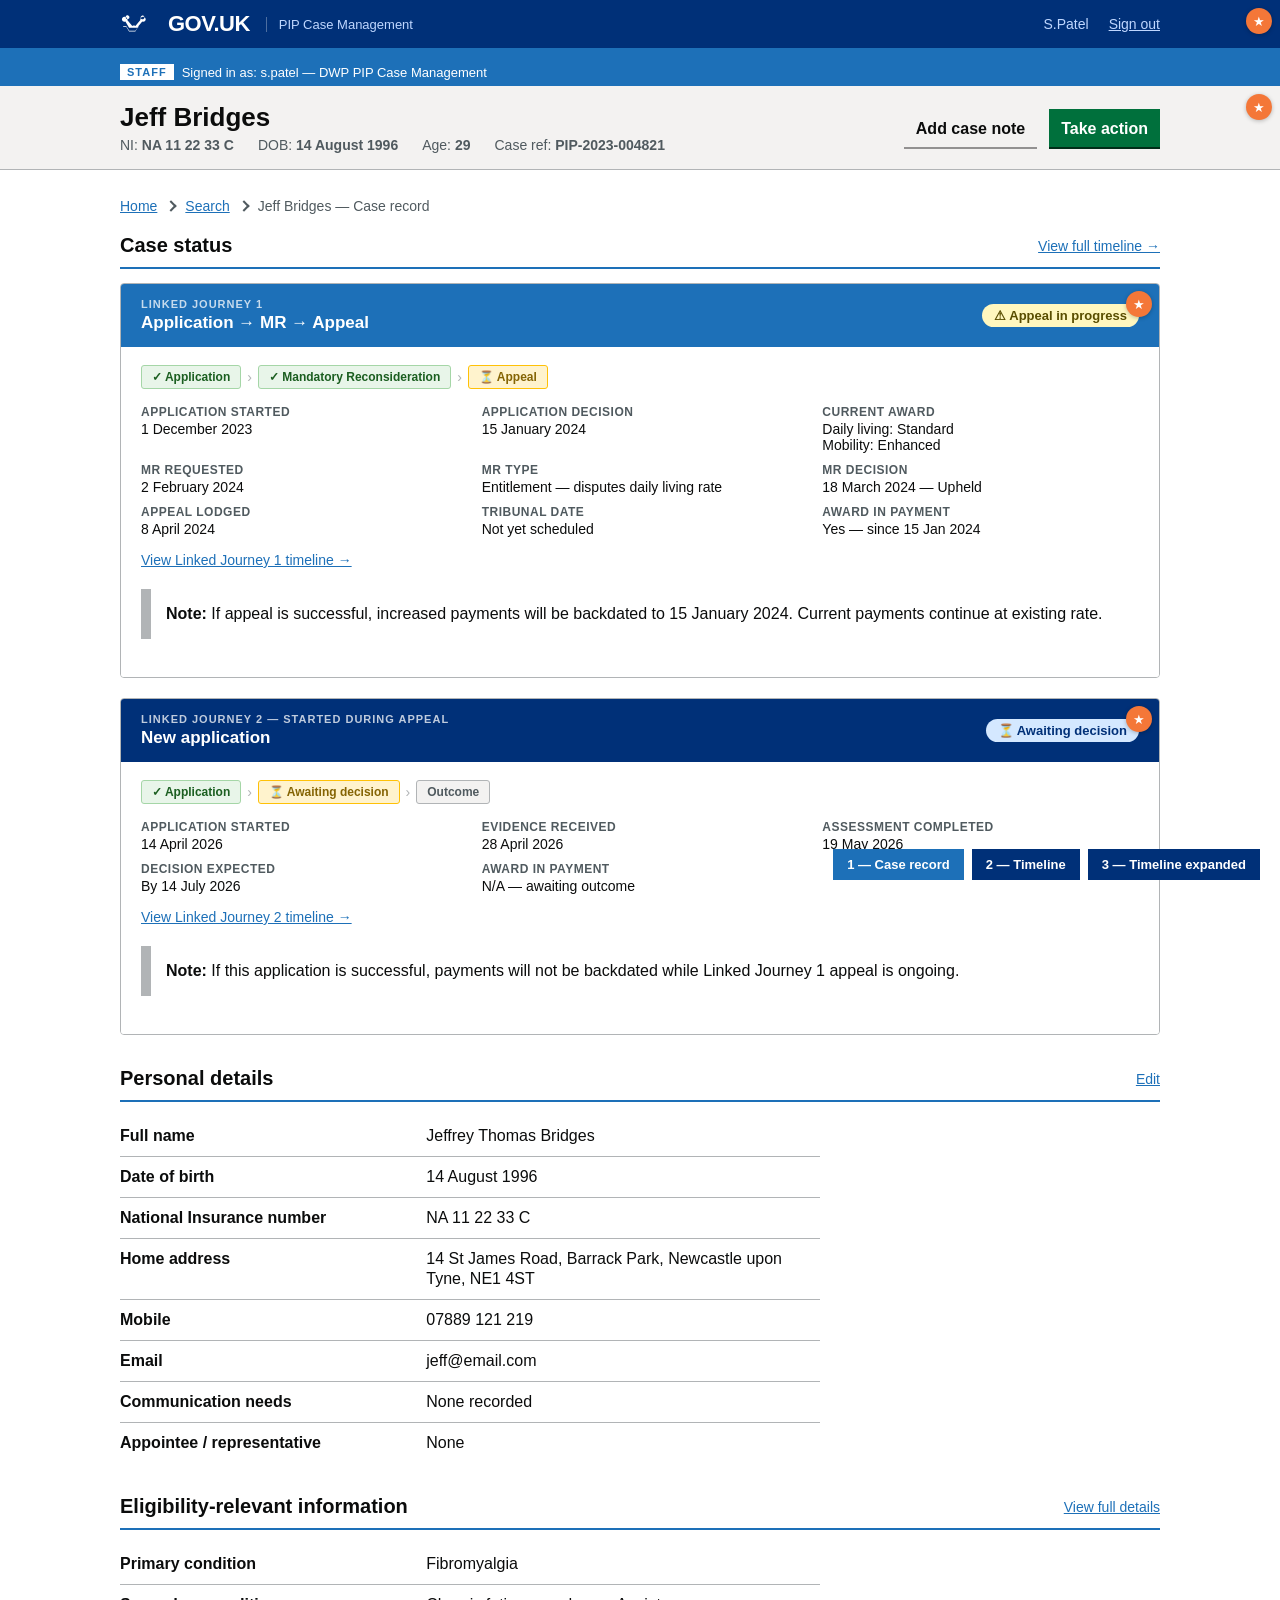
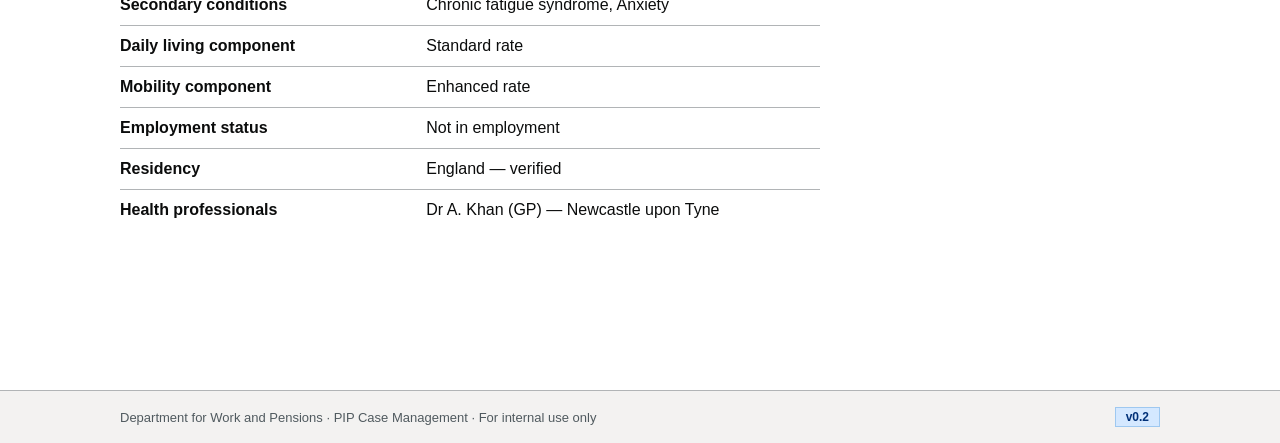
<file: mockups/pip_mockups_v0.2.html>
<!DOCTYPE html>
<html lang="en">
<head>
<meta charset="UTF-8">
<title>PIP Mockups v0.2</title>
<style>
* { box-sizing: border-box; margin: 0; padding: 0; }
body { font-family: 'Noto Sans', Arial, sans-serif; background: white; }
.page { display: none; width: 1280px; background: white; }
.page.active { display: block; }

/* ── Shared header ── */
.agent-header { background: #003078; padding: 10px 0; border-bottom: 10px solid #1d70b8; }
.agent-header__inner { max-width: 1100px; margin: 0 auto; padding: 0 30px; display: flex; align-items: center; justify-content: space-between; }
.agent-header__left { display: flex; align-items: center; gap: 12px; }
.govuk-crown { width: 36px; height: 28px; fill: white; }
.agent-header__title { color: white; font-size: 22px; font-weight: 700; letter-spacing: -0.5px; }
.agent-header__service { color: #bfd7ff; font-size: 13px; border-left: 1px solid rgba(255,255,255,0.3); padding-left: 12px; margin-left: 4px; }
.agent-header__right { color: #bfd7ff; font-size: 14px; display: flex; align-items: center; gap: 20px; }
.agent-header__right a { color: #bfd7ff; text-decoration: underline; cursor: pointer; }
.staff-banner { background: #1d70b8; padding: 6px 0; }
.staff-banner__inner { max-width: 1100px; margin: 0 auto; padding: 0 30px; font-size: 13px; color: white; display: flex; align-items: center; gap: 8px; }
.staff-tag { background: white; color: #1d70b8; font-weight: 700; font-size: 11px; padding: 2px 7px; text-transform: uppercase; letter-spacing: 1px; }

/* ── Claimant bar ── */
.claimant-bar { background: #f3f2f1; border-bottom: 1px solid #b1b4b6; padding: 16px 0; }
.claimant-bar__inner { max-width: 1100px; margin: 0 auto; padding: 0 30px; display: flex; align-items: center; justify-content: space-between; }
.claimant-bar__name { font-size: 26px; font-weight: 700; color: #0b0c0c; }
.claimant-bar__meta { font-size: 14px; color: #505a5f; margin-top: 4px; display: flex; gap: 24px; }
.claimant-bar__actions { display: flex; gap: 12px; }

/* ── Main ── */
.main { max-width: 1100px; margin: 0 auto; padding: 28px 30px 80px; }

/* ── Section headings ── */
.section-head { font-size: 20px; font-weight: 700; color: #0b0c0c; margin: 32px 0 14px; padding-bottom: 10px; border-bottom: 2px solid #1d70b8; display: flex; align-items: center; justify-content: space-between; }
.section-head a { font-size: 14px; font-weight: 400; color: #1d70b8; text-decoration: underline; }
.section-head:first-of-type { margin-top: 0; }

/* ── Status badge (custom — flagged) ── */
.status-badge { display: inline-flex; align-items: center; gap: 5px; font-size: 13px; font-weight: 700; padding: 4px 12px; border-radius: 20px; white-space: nowrap; }
.badge-appeal  { background: #fff7bf; color: #594d00; }
.badge-active  { background: #d4edda; color: #155724; }
.badge-awaiting{ background: #d4e8ff; color: #003078; }
.badge-payment { background: #e8f5e9; color: #1b5e20; }

/* ── Linked journey cards (custom — flagged) ── */
.lj-card { border: 1px solid #b1b4b6; border-radius: 4px; margin-bottom: 20px; overflow: hidden; }
.lj-card__header { padding: 14px 20px; display: flex; align-items: center; justify-content: space-between; }
.lj-header-lj1 { background: #1d70b8; }
.lj-header-lj2 { background: #003078; }
.lj-card__tag  { font-size: 11px; font-weight: 700; text-transform: uppercase; letter-spacing: 1px; color: rgba(255,255,255,0.75); margin-bottom: 3px; }
.lj-card__title{ font-size: 17px; font-weight: 700; color: white; }
.lj-card__body { padding: 18px 20px; background: white; }

/* Journey pills inside card (custom — flagged) */
.journey-pills { display: flex; align-items: center; gap: 6px; flex-wrap: wrap; margin-bottom: 16px; }
.jp { font-size: 12px; font-weight: 700; padding: 4px 10px; border-radius: 3px; white-space: nowrap; }
.jp-done   { background: #e8f5e9; color: #1b5e20; border: 1px solid #a5d6a7; }
.jp-active { background: #fff3cd; color: #856404; border: 1px solid #ffc107; }
.jp-future { background: #f3f2f1; color: #505a5f; border: 1px solid #b1b4b6; }
.jp-arrow  { color: #b1b4b6; font-size: 14px; }

.lj-detail { display: grid; grid-template-columns: repeat(3, 1fr); gap: 10px 24px; font-size: 14px; margin-bottom: 14px; }
.lj-detail dt { font-weight: 700; color: #505a5f; font-size: 12px; text-transform: uppercase; letter-spacing: 0.5px; margin-bottom: 2px; }
.lj-detail dd { color: #0b0c0c; }
.lj-card__link { font-size: 14px; color: #1d70b8; text-decoration: underline; cursor: pointer; }

/* ── Footer ── */
.agent-footer { background: #f3f2f1; border-top: 1px solid #b1b4b6; padding: 16px 0; margin-top: 60px; }
.agent-footer__inner { max-width: 1100px; margin: 0 auto; padding: 0 30px; font-size: 13px; color: #505a5f; display: flex; justify-content: space-between; align-items: center; }
.version-badge { font-size: 12px; font-weight: 700; color: #003078; background: #d4e8ff; padding: 2px 10px; border: 1px solid #9ec8f0; }

/* ══════════════════════════════════════════
   TIMELINE (custom — flagged)
══════════════════════════════════════════ */
.tl-lj-head { display: flex; align-items: center; gap: 14px; margin: 36px 0 18px; padding-bottom: 12px; border-bottom: 2px solid #e0e0e0; }
.tl-lj-head:first-of-type { margin-top: 0; }
.tl-lj-badge { font-size: 11px; font-weight: 700; padding: 5px 14px; text-transform: uppercase; letter-spacing: 1px; border-radius: 3px; color: white; }
.tl-lj1 { background: #1d70b8; }
.tl-lj2 { background: #003078; }
.tl-lj-title { font-size: 17px; font-weight: 700; color: #0b0c0c; flex: 1; }

.tl-journey-row { display: flex; gap: 0; margin-bottom: 2px; position: relative; }
.tl-journey-row::before { content:''; position:absolute; left:139px; top:44px; bottom:-2px; width:2px; background:#e0e8f0; z-index:0; }
.tl-journey-row:last-child::before { display:none; }

.tl-date-col { width:140px; flex-shrink:0; padding: 16px 16px 16px 0; text-align:right; font-size:13px; color:#505a5f; line-height:1.4; }
.tl-dot-col  { width:20px; flex-shrink:0; display:flex; flex-direction:column; align-items:center; padding-top:16px; position:relative; z-index:1; }
.tl-dot { width:16px; height:16px; border-radius:50%; margin-top:2px; }
.dot-done   { background:#00703c; }
.dot-active { background:#f47738; }
.dot-future { background:white; border:2px solid #b1b4b6; }

.tl-body { flex:1; padding:10px 0 10px 20px; }

.tl-milestone { background:#f8f9fc; border:1px solid #d8e0f0; border-radius:4px; padding:12px 16px; display:flex; align-items:flex-start; justify-content:space-between; gap:16px; cursor:pointer; }
.tl-milestone:hover { border-color:#1d70b8; background:#edf2fb; }
.tl-milestone.open  { border-color:#1d70b8; background:#edf2fb; border-radius:4px 4px 0 0; border-bottom:none; }
.tl-milestone.current { border-color:#f47738; background:#fff8f4; }
.tl-milestone.current:hover { border-color:#e05f00; }

.tl-m-left  { display:flex; align-items:flex-start; gap:12px; flex:1; }
.tl-m-icon  { font-size:18px; flex-shrink:0; margin-top:1px; }
.tl-m-text  { font-size:15px; font-weight:700; color:#0b0c0c; line-height:1.3; }
.tl-m-text.orange { color:#f47738; }
.tl-m-sub   { font-size:13px; color:#505a5f; margin-top:3px; }
.tl-m-right { flex-shrink:0; display:flex; flex-direction:column; align-items:flex-end; gap:6px; }
.tl-expand  { font-size:20px; color:#505a5f; line-height:1; }
.tl-expand.rotated { transform:rotate(90deg); display:inline-block; }

.tl-status-label { font-size:11px; font-weight:700; text-transform:uppercase; letter-spacing:0.5px; }
.tl-status-done    { color:#00703c; }
.tl-status-active  { color:#f47738; }
.tl-status-future  { color:#505a5f; }
.tl-status-current { font-size:12px; font-weight:700; color:#f47738; text-transform:uppercase; letter-spacing:1px; margin-bottom:4px; }

.tl-accordion { border:1px solid #1d70b8; border-top:none; border-radius:0 0 4px 4px; background:white; margin-bottom:2px; }
.tl-event { display:flex; align-items:flex-start; gap:16px; padding:12px 16px; border-bottom:1px solid #f0f0f0; font-size:14px; }
.tl-event:last-child { border-bottom:none; }
.tl-event__date { color:#505a5f; white-space:nowrap; flex-shrink:0; width:90px; font-size:13px; }
.tl-event__tag  { flex-shrink:0; width:90px; }
.tl-event__desc { flex:1; color:#0b0c0c; line-height:1.5; }
.tl-event__desc a { color:#1d70b8; text-decoration:underline; font-size:13px; margin-left:6px; }
.tl-event__agent { color:#505a5f; font-size:12px; white-space:nowrap; flex-shrink:0; }

/* Outcome / appeal inline boxes (custom — flagged) */
.inline-outcome { background:#e8f5e9; border:1px solid #a5d6a7; border-radius:3px; padding:6px 10px; font-size:13px; }
.inline-outcome__label { font-weight:700; color:#1b5e20; font-size:11px; text-transform:uppercase; letter-spacing:0.5px; margin-bottom:2px; }
.inline-appeal { background:#fff7bf; border:1px solid #ffc107; border-radius:3px; padding:6px 10px; font-size:13px; }
.inline-appeal__label { font-weight:700; color:#856404; font-size:11px; text-transform:uppercase; letter-spacing:0.5px; margin-bottom:2px; }
.inline-payment { background:#d4e8ff; border:1px solid #9ec8f0; border-radius:3px; padding:4px 10px; font-size:12px; color:#003078; font-weight:700; display:inline-block; margin-bottom:16px; }

/* ══════════════════════════════════════════
   GOV.UK DESIGN SYSTEM COMPONENTS
   — applied in v0.2
══════════════════════════════════════════ */

/* govuk-breadcrumbs */
.govuk-breadcrumbs { font-size: 14px; margin-bottom: 20px; color: #505a5f; }
.govuk-breadcrumbs__list { list-style: none; display: flex; flex-wrap: wrap; gap: 0; padding: 0; margin: 0; }
.govuk-breadcrumbs__list-item { display: flex; align-items: center; }
.govuk-breadcrumbs__list-item + .govuk-breadcrumbs__list-item::before {
  content: '';
  display: block;
  width: 6px; height: 6px;
  border-right: 2px solid #505a5f;
  border-top: 2px solid #505a5f;
  transform: rotate(45deg);
  margin: 0 10px;
}
.govuk-breadcrumbs__link { color: #1d70b8; text-decoration: underline; }

/* govuk-summary-list */
.govuk-summary-list {
  font-size: 16px; font-weight: 400; line-height: 1.25; color: #0b0c0c;
  margin: 0 0 20px; display: table; width: 100%; table-layout: fixed; border-collapse: collapse;
}
.govuk-summary-list__row { display: table-row; border-bottom: 1px solid #b1b4b6; }
.govuk-summary-list__row:last-child { border-bottom: none; }
.govuk-summary-list__key,
.govuk-summary-list__value,
.govuk-summary-list__actions { display: table-cell; padding: 10px 20px 10px 0; vertical-align: top; }
.govuk-summary-list__key { font-weight: 700; width: 35%; }
.govuk-summary-list__value { width: 45%; }
.govuk-summary-list__actions { text-align: right; width: 20%; }
.govuk-link { color: #1d70b8; text-decoration: underline; }

/* govuk-tag */
.govuk-tag {
  display: inline-block; font-family: 'Noto Sans', Arial, sans-serif;
  font-size: 14px; font-weight: 700; line-height: 1; letter-spacing: 1px;
  text-transform: uppercase; padding: 4px 8px 3px; color: #fff;
  background-color: #1d70b8; text-decoration: none;
}
.govuk-tag--grey    { background: #505a5f; color: #fff; }
.govuk-tag--green   { background: #00703c; color: #fff; }
.govuk-tag--blue    { background: #1d70b8; color: #fff; }
.govuk-tag--yellow  { background: #fdd835; color: #0b0c0c; }
.govuk-tag--orange  { background: #f47738; color: #fff; }
.govuk-tag--red     { background: #d4351c; color: #fff; }
.govuk-tag--purple  { background: #4c2c92; color: #fff; }
.govuk-tag--teal    { background: #10403c; color: #fff; }

/* govuk-button */
.govuk-button {
  font-family: 'Noto Sans', Arial, sans-serif; font-size: 16px; font-weight: 700; line-height: 1.1875;
  display: inline-block; position: relative; padding: 8px 10px 7px;
  border: 2px solid transparent; color: #fff; background-color: #00703c;
  box-shadow: 0 2px 0 #002d18; text-align: center; cursor: pointer;
  text-decoration: none; -webkit-appearance: none; margin-bottom: 0;
}
.govuk-button--secondary {
  background-color: #f3f2f1; box-shadow: 0 2px 0 #929191; color: #0b0c0c;
}
.govuk-button:hover { background-color: #005a30; }
.govuk-button--secondary:hover { background-color: #dbdad9; }

/* govuk-inset-text */
.govuk-inset-text {
  font-size: 16px; line-height: 1.25; color: #0b0c0c;
  padding: 15px; margin: 20px 0; border-left: 10px solid #b1b4b6;
}

/* ── Review star — subtle marker for custom components ── */
.review-wrap { position: relative; }
.review-star {
  position: absolute; top: 8px; right: 8px; z-index: 100;
  width: 26px; height: 26px; border-radius: 50%;
  background: #f47738; color: white; font-size: 13px;
  display: flex; align-items: center; justify-content: center;
  cursor: default; box-shadow: 0 1px 4px rgba(0,0,0,0.25);
  line-height: 1;
}
.review-star .review-tooltip {
  display: none; position: absolute; top: 32px; right: 0;
  background: #0b0c0c; color: white; font-size: 12px; font-weight: 400;
  padding: 8px 12px; width: 280px; line-height: 1.4; z-index: 200;
}
.review-star:hover .review-tooltip { display: block; }

/* ── Page nav ── */
.page-nav { position: fixed; bottom: 20px; right: 20px; display: flex; gap: 8px; z-index: 9999; }
.page-nav button { background: #003078; color: white; border: none; padding: 8px 14px; font-size: 13px; font-weight: 700; cursor: pointer; }
.page-nav button.active { background: #1d70b8; }
.page-nav button:hover { background: #1d70b8; }
</style>
</head>
<body>

<!-- ═══════════════════════════════════════════════════════
     MOCKUP 1 — PIP Case Record
════════════════════════════════════════════════════════ -->
<div class="page active" id="page-record">

  <div class="review-wrap">
    <div class="review-star">★<span class="review-tooltip">Custom component — blue staff header has no GOV.UK design system equivalent. The standard GOV.UK header is black. Needs design system discussion.</span></div>
    <header class="agent-header"><div class="agent-header__inner">
      <div class="agent-header__left">
        <svg class="govuk-crown" xmlns="http://www.w3.org/2000/svg" viewBox="0 0 132 97"><path d="M25 30.2c3.5 1.5 7.7-.2 9.1-3.7 1.5-3.6-.2-7.8-3.9-9.2-3.6-1.4-7.6.3-9.1 3.9-1.4 3.5.3 7.5 3.9 9zm51.1-3c1.5 3.5 5.7 5.2 9.1 3.8 3.6-1.4 5.3-5.4 3.8-9-1.4-3.5-5.3-5.2-8.9-3.8-3.6 1.3-5.3 5.3-4 9zM66.1 62.5H33.3L19.8 39.4c-5.4 2.2-11.5-.6-12.6-6.3-1-5.6 3.3-11 9-11.4 5.7-.4 10.7 4.2 10.7 9.9 0 .9-.1 1.7-.3 2.5L45.1 55.4c3.4-2.2 7.8-2.2 11.2 0l18.5-21.3c-.2-.8-.3-1.6-.3-2.5 0-5.7 5-10.3 10.7-9.9 5.7.4 10 5.8 9 11.4-1.1 5.7-7.2 8.5-12.6 6.3L67.9 55.4h.3l-.3-.4.2.3v.3L56.3 73.2H33.9L22.8 55.8H11.6l.1 3h11.2L33.3 75.7h22.9l11.5-18.9.3-.2.1-.1z"/></svg>
        <span class="agent-header__title">GOV.UK</span>
        <span class="agent-header__service">PIP Case Management</span>
      </div>
      <div class="agent-header__right"><span>S.Patel</span><a>Sign out</a></div>
    </div></header>
    <div class="staff-banner"><div class="staff-banner__inner"><span class="staff-tag">Staff</span><span>Signed in as: s.patel — DWP PIP Case Management</span></div></div>
  </div>

  <div class="review-wrap">
    <div class="review-star">★<span class="review-tooltip">Custom component — persistent claimant identity bar has no GOV.UK design system equivalent. Needs design system discussion.</span></div>
    <div class="claimant-bar"><div class="claimant-bar__inner">
      <div>
        <div class="claimant-bar__name">Jeff Bridges</div>
        <div class="claimant-bar__meta">
          <span>NI: <strong>NA 11 22 33 C</strong></span>
          <span>DOB: <strong>14 August 1996</strong></span>
          <span>Age: <strong>29</strong></span>
          <span>Case ref: <strong>PIP-2023-004821</strong></span>
        </div>
      </div>
      <div class="claimant-bar__actions">
        <button class="govuk-button govuk-button--secondary">Add case note</button>
        <button class="govuk-button">Take action</button>
      </div>
    </div></div>
  </div>

  <div class="main">

    <nav class="govuk-breadcrumbs" aria-label="Breadcrumb">
      <ol class="govuk-breadcrumbs__list">
        <li class="govuk-breadcrumbs__list-item"><a class="govuk-breadcrumbs__link" href="#">Home</a></li>
        <li class="govuk-breadcrumbs__list-item"><a class="govuk-breadcrumbs__link" href="#">Search</a></li>
        <li class="govuk-breadcrumbs__list-item">Jeff Bridges — Case record</li>
      </ol>
    </nav>

    <div class="section-head">Case status <a>View full timeline →</a></div>

    <!-- Linked Journey 1 -->
    <div class="review-wrap">
      <div class="review-star">★<span class="review-tooltip">Custom component — Linked Journey status card (coloured header, journey pills, detail grid) has no GOV.UK equivalent. Closest is govuk-summary-card but it doesn't support this layout. Needs design system discussion.</span></div>
      <div class="lj-card">
        <div class="lj-card__header lj-header-lj1">
          <div>
            <div class="lj-card__tag">Linked Journey 1</div>
            <div class="lj-card__title">Application → MR → Appeal</div>
          </div>
          <span class="status-badge badge-appeal">⚠ Appeal in progress</span>
        </div>
        <div class="lj-card__body">
          <div class="journey-pills">
            <span class="jp jp-done">✓ Application</span>
            <span class="jp-arrow">›</span>
            <span class="jp jp-done">✓ Mandatory Reconsideration</span>
            <span class="jp-arrow">›</span>
            <span class="jp jp-active">⏳ Appeal</span>
          </div>
          <dl class="lj-detail">
            <div><dt>Application started</dt><dd>1 December 2023</dd></div>
            <div><dt>Application decision</dt><dd>15 January 2024</dd></div>
            <div><dt>Current award</dt><dd>Daily living: Standard<br>Mobility: Enhanced</dd></div>
            <div><dt>MR requested</dt><dd>2 February 2024</dd></div>
            <div><dt>MR type</dt><dd>Entitlement — disputes daily living rate</dd></div>
            <div><dt>MR decision</dt><dd>18 March 2024 — Upheld</dd></div>
            <div><dt>Appeal lodged</dt><dd>8 April 2024</dd></div>
            <div><dt>Tribunal date</dt><dd>Not yet scheduled</dd></div>
            <div><dt>Award in payment</dt><dd>Yes — since 15 Jan 2024</dd></div>
          </dl>
          <a class="lj-card__link">View Linked Journey 1 timeline →</a>
          <div class="govuk-inset-text"><strong>Note:</strong> If appeal is successful, increased payments will be backdated to 15 January 2024. Current payments continue at existing rate.</div>
        </div>
      </div>
    </div>

    <!-- Linked Journey 2 -->
    <div class="review-wrap">
      <div class="review-star">★<span class="review-tooltip">Custom component — same as above. Linked Journey status card needs design system discussion.</span></div>
      <div class="lj-card">
        <div class="lj-card__header lj-header-lj2">
          <div>
            <div class="lj-card__tag">Linked Journey 2 — started during appeal</div>
            <div class="lj-card__title">New application</div>
          </div>
          <span class="status-badge badge-awaiting">⏳ Awaiting decision</span>
        </div>
        <div class="lj-card__body">
          <div class="journey-pills">
            <span class="jp jp-done">✓ Application</span>
            <span class="jp-arrow">›</span>
            <span class="jp jp-active">⏳ Awaiting decision</span>
            <span class="jp-arrow">›</span>
            <span class="jp jp-future">Outcome</span>
          </div>
          <dl class="lj-detail">
            <div><dt>Application started</dt><dd>14 April 2026</dd></div>
            <div><dt>Evidence received</dt><dd>28 April 2026</dd></div>
            <div><dt>Assessment completed</dt><dd>19 May 2026</dd></div>
            <div><dt>Decision expected</dt><dd>By 14 July 2026</dd></div>
            <div><dt>Award in payment</dt><dd>N/A — awaiting outcome</dd></div>
            <div><dt>&nbsp;</dt><dd>&nbsp;</dd></div>
          </dl>
          <a class="lj-card__link">View Linked Journey 2 timeline →</a>
          <div class="govuk-inset-text"><strong>Note:</strong> If this application is successful, payments will not be backdated while Linked Journey 1 appeal is ongoing.</div>
        </div>
      </div>
    </div>

    <!-- Personal details — govuk-summary-list -->
    <div class="section-head">Personal details <a>Edit</a></div>
    <dl class="govuk-summary-list" style="max-width:700px;">
      <div class="govuk-summary-list__row"><dt class="govuk-summary-list__key">Full name</dt><dd class="govuk-summary-list__value">Jeffrey Thomas Bridges</dd></div>
      <div class="govuk-summary-list__row"><dt class="govuk-summary-list__key">Date of birth</dt><dd class="govuk-summary-list__value">14 August 1996</dd></div>
      <div class="govuk-summary-list__row"><dt class="govuk-summary-list__key">National Insurance number</dt><dd class="govuk-summary-list__value">NA 11 22 33 C</dd></div>
      <div class="govuk-summary-list__row"><dt class="govuk-summary-list__key">Home address</dt><dd class="govuk-summary-list__value">14 St James Road, Barrack Park, Newcastle upon Tyne, NE1 4ST</dd></div>
      <div class="govuk-summary-list__row"><dt class="govuk-summary-list__key">Mobile</dt><dd class="govuk-summary-list__value">07889 121 219</dd></div>
      <div class="govuk-summary-list__row"><dt class="govuk-summary-list__key">Email</dt><dd class="govuk-summary-list__value">jeff@email.com</dd></div>
      <div class="govuk-summary-list__row"><dt class="govuk-summary-list__key">Communication needs</dt><dd class="govuk-summary-list__value">None recorded</dd></div>
      <div class="govuk-summary-list__row"><dt class="govuk-summary-list__key">Appointee / representative</dt><dd class="govuk-summary-list__value">None</dd></div>
    </dl>

    <!-- Eligibility-relevant — govuk-summary-list -->
    <div class="section-head">Eligibility-relevant information <a>View full details</a></div>
    <dl class="govuk-summary-list" style="max-width:700px;">
      <div class="govuk-summary-list__row"><dt class="govuk-summary-list__key">Primary condition</dt><dd class="govuk-summary-list__value">Fibromyalgia</dd></div>
      <div class="govuk-summary-list__row"><dt class="govuk-summary-list__key">Secondary conditions</dt><dd class="govuk-summary-list__value">Chronic fatigue syndrome, Anxiety</dd></div>
      <div class="govuk-summary-list__row"><dt class="govuk-summary-list__key">Daily living component</dt><dd class="govuk-summary-list__value">Standard rate</dd></div>
      <div class="govuk-summary-list__row"><dt class="govuk-summary-list__key">Mobility component</dt><dd class="govuk-summary-list__value">Enhanced rate</dd></div>
      <div class="govuk-summary-list__row"><dt class="govuk-summary-list__key">Employment status</dt><dd class="govuk-summary-list__value">Not in employment</dd></div>
      <div class="govuk-summary-list__row"><dt class="govuk-summary-list__key">Residency</dt><dd class="govuk-summary-list__value">England — verified</dd></div>
      <div class="govuk-summary-list__row"><dt class="govuk-summary-list__key">Health professionals</dt><dd class="govuk-summary-list__value">Dr A. Khan (GP) — Newcastle upon Tyne</dd></div>
    </dl>

  </div>
  <footer class="agent-footer"><div class="agent-footer__inner">
    <span>Department for Work and Pensions · PIP Case Management · For internal use only</span>
    <span class="version-badge">v0.2</span>
  </div></footer>
</div>


<!-- ═══════════════════════════════════════════════════════
     MOCKUP 2 — Full case timeline (all collapsed)
════════════════════════════════════════════════════════ -->
<div class="page" id="page-timeline">

  <div class="review-wrap">
    <div class="review-star">★<span class="review-tooltip">Custom component — blue staff header and staff identity banner have no GOV.UK design system equivalents. Needs design system discussion.</span></div>
    <header class="agent-header"><div class="agent-header__inner">
      <div class="agent-header__left">
        <svg class="govuk-crown" xmlns="http://www.w3.org/2000/svg" viewBox="0 0 132 97"><path d="M25 30.2c3.5 1.5 7.7-.2 9.1-3.7 1.5-3.6-.2-7.8-3.9-9.2-3.6-1.4-7.6.3-9.1 3.9-1.4 3.5.3 7.5 3.9 9zm51.1-3c1.5 3.5 5.7 5.2 9.1 3.8 3.6-1.4 5.3-5.4 3.8-9-1.4-3.5-5.3-5.2-8.9-3.8-3.6 1.3-5.3 5.3-4 9zM66.1 62.5H33.3L19.8 39.4c-5.4 2.2-11.5-.6-12.6-6.3-1-5.6 3.3-11 9-11.4 5.7-.4 10.7 4.2 10.7 9.9 0 .9-.1 1.7-.3 2.5L45.1 55.4c3.4-2.2 7.8-2.2 11.2 0l18.5-21.3c-.2-.8-.3-1.6-.3-2.5 0-5.7 5-10.3 10.7-9.9 5.7.4 10 5.8 9 11.4-1.1 5.7-7.2 8.5-12.6 6.3L67.9 55.4h.3l-.3-.4.2.3v.3L56.3 73.2H33.9L22.8 55.8H11.6l.1 3h11.2L33.3 75.7h22.9l11.5-18.9.3-.2.1-.1z"/></svg>
        <span class="agent-header__title">GOV.UK</span>
        <span class="agent-header__service">PIP Case Management</span>
      </div>
      <div class="agent-header__right"><span>S.Patel</span><a>Sign out</a></div>
    </div></header>
    <div class="staff-banner"><div class="staff-banner__inner"><span class="staff-tag">Staff</span><span>Signed in as: s.patel — DWP PIP Case Management</span></div></div>
  </div>

  <div class="review-wrap">
    <div class="review-star">★<span class="review-tooltip">Custom component — persistent claimant identity bar has no GOV.UK design system equivalent. Needs design system discussion.</span></div>
    <div class="claimant-bar"><div class="claimant-bar__inner">
      <div>
        <div class="claimant-bar__name">Jeff Bridges</div>
        <div class="claimant-bar__meta">
          <span>NI: <strong>NA 11 22 33 C</strong></span>
          <span>Case ref: <strong>PIP-2023-004821</strong></span>
        </div>
      </div>
      <div class="claimant-bar__actions">
        <button class="govuk-button govuk-button--secondary">Add case note</button>
        <button class="govuk-button">Take action</button>
      </div>
    </div></div>
  </div>

  <div class="main">

    <nav class="govuk-breadcrumbs" aria-label="Breadcrumb">
      <ol class="govuk-breadcrumbs__list">
        <li class="govuk-breadcrumbs__list-item"><a class="govuk-breadcrumbs__link" href="#">Home</a></li>
        <li class="govuk-breadcrumbs__list-item"><a class="govuk-breadcrumbs__link" href="#">Jeff Bridges — Case record</a></li>
        <li class="govuk-breadcrumbs__list-item">Full case timeline</li>
      </ol>
    </nav>

    <h1 style="font-size:28px;font-weight:700;color:#0b0c0c;margin-bottom:8px;">Full case timeline</h1>
    <p style="font-size:16px;color:#505a5f;margin-bottom:28px;">Click any journey to expand its sub-journeys and events.</p>

    <!-- Linked Journey 1 -->
    <div class="review-wrap">
      <div class="review-star">★<span class="review-tooltip">Custom component — Linked Journey section header with coloured badge has no GOV.UK equivalent. Needs design system discussion.</span></div>
      <div class="tl-lj-head">
        <span class="tl-lj-badge tl-lj1">Linked Journey 1</span>
        <span class="tl-lj-title">Original application — started 1 December 2023</span>
        <span class="status-badge badge-appeal">⚠ Appeal in progress</span>
      </div>
    </div>

    <div class="review-wrap" style="display:inline-block; margin-bottom:16px;">
      <div class="review-star">★<span class="review-tooltip">Custom component — inline payment/outcome indicator. No GOV.UK equivalent fits this inline use. Needs design system discussion.</span></div>
      <span class="inline-payment">💳 Award in payment since 15 Jan 2024 — continuing throughout MR and appeal</span>
    </div>

    <!-- Timeline rows -->
    <div class="review-wrap">
      <div class="review-star" style="top:12px;">★<span class="review-tooltip">Custom component — dot-and-line chronological timeline layout. No GOV.UK design system equivalent exists. This is the strongest case for a new user-research-backed pattern.</span></div>

      <div class="tl-journey-row">
        <div class="tl-date-col">1 Dec 2023<br><span style="font-size:12px;">→ 15 Jan 2024</span></div>
        <div class="tl-dot-col"><div class="tl-dot dot-done"></div></div>
        <div class="tl-body">
          <div class="tl-milestone">
            <div class="tl-m-left">
              <span class="tl-m-icon">📋</span>
              <div>
                <div class="tl-m-text">Journey: Application</div>
                <div class="tl-m-sub">4 sub-journeys · Registration, Evidence, Assessment, Decision</div>
              </div>
            </div>
            <div class="tl-m-right">
              <span class="tl-status-label tl-status-done">✓ Complete</span>
              <span class="tl-expand">›</span>
            </div>
          </div>
        </div>
      </div>

      <div class="tl-journey-row">
        <div class="tl-date-col">2 Feb 2024<br><span style="font-size:12px;">→ 18 Mar 2024</span></div>
        <div class="tl-dot-col"><div class="tl-dot dot-done"></div></div>
        <div class="tl-body">
          <div class="tl-milestone">
            <div class="tl-m-left">
              <span class="tl-m-icon">📝</span>
              <div>
                <div class="tl-m-text">Journey: Mandatory Reconsideration</div>
                <div class="tl-m-sub">Type: Entitlement · Disputes decision of 15 Jan 2024 · 3 sub-journeys</div>
              </div>
            </div>
            <div class="tl-m-right">
              <div class="inline-outcome"><div class="inline-outcome__label">MR outcome</div>Upheld — no change to award</div>
              <span class="tl-expand">›</span>
            </div>
          </div>
        </div>
      </div>

      <div class="tl-journey-row">
        <div class="tl-date-col">8 Apr 2024<br><span style="font-size:12px;color:#f47738;">Ongoing</span></div>
        <div class="tl-dot-col"><div class="tl-dot dot-active"></div></div>
        <div class="tl-body">
          <div class="tl-status-current">▶ Current journey</div>
          <div class="tl-milestone current">
            <div class="tl-m-left">
              <span class="tl-m-icon">🏛️</span>
              <div>
                <div class="tl-m-text orange">Journey: Appeal</div>
                <div class="tl-m-sub">Disputes MR decision of 18 Mar 2024 · 2 sub-journeys so far · Tribunal not yet scheduled</div>
              </div>
            </div>
            <div class="tl-m-right">
              <div class="inline-appeal"><div class="inline-appeal__label">Appeal status</div>Lodged — awaiting tribunal</div>
              <span class="tl-expand">›</span>
            </div>
          </div>
        </div>
      </div>
    </div>

    <!-- Linked Journey 2 -->
    <div class="review-wrap">
      <div class="review-star">★<span class="review-tooltip">Custom component — Linked Journey section header. Same as above. Needs design system discussion.</span></div>
      <div class="tl-lj-head">
        <span class="tl-lj-badge tl-lj2">Linked Journey 2</span>
        <span class="tl-lj-title">New application (linked — started during appeal) · 14 April 2026</span>
        <span class="status-badge badge-awaiting">⏳ Awaiting decision</span>
      </div>
    </div>

    <div class="review-wrap">
      <div class="review-star" style="top:12px;">★<span class="review-tooltip">Custom component — dot-and-line timeline. Same as above.</span></div>

      <div class="tl-journey-row">
        <div class="tl-date-col">14 Apr 2026<br><span style="font-size:12px;color:#f47738;">Ongoing</span></div>
        <div class="tl-dot-col"><div class="tl-dot dot-active"></div></div>
        <div class="tl-body">
          <div class="tl-status-current">▶ Current journey</div>
          <div class="tl-milestone current">
            <div class="tl-m-left">
              <span class="tl-m-icon">📋</span>
              <div>
                <div class="tl-m-text orange">Journey: Application</div>
                <div class="tl-m-sub">3 sub-journeys complete · Registration, Evidence, Assessment · Awaiting decision</div>
              </div>
            </div>
            <div class="tl-m-right">
              <span class="tl-status-label tl-status-active">In progress</span>
              <span class="tl-expand">›</span>
            </div>
          </div>
        </div>
      </div>

      <div class="tl-journey-row">
        <div class="tl-date-col" style="opacity:0.5;">Expected<br>Jul 2026</div>
        <div class="tl-dot-col"><div class="tl-dot dot-future"></div></div>
        <div class="tl-body">
          <div class="tl-milestone" style="opacity:0.5;cursor:default;">
            <div class="tl-m-left">
              <span class="tl-m-icon">⚖️</span>
              <div>
                <div class="tl-m-text">Journey: Decision — outcome TBC</div>
                <div class="tl-m-sub">If positive: no backdating while LJ1 appeal ongoing</div>
              </div>
            </div>
            <div class="tl-m-right"><span class="tl-status-label tl-status-future">Upcoming</span></div>
          </div>
        </div>
      </div>
    </div>

  </div>
  <footer class="agent-footer"><div class="agent-footer__inner">
    <span>Department for Work and Pensions · PIP Case Management · For internal use only</span>
    <span class="version-badge">v0.2</span>
  </div></footer>
</div>


<!-- ═══════════════════════════════════════════════════════
     MOCKUP 3 — Timeline: Application journey expanded
════════════════════════════════════════════════════════ -->
<div class="page" id="page-timeline-detail">

  <div class="review-wrap">
    <div class="review-star">★<span class="review-tooltip">Custom component — blue staff header and staff identity banner have no GOV.UK design system equivalents. Needs design system discussion.</span></div>
    <header class="agent-header"><div class="agent-header__inner">
      <div class="agent-header__left">
        <svg class="govuk-crown" xmlns="http://www.w3.org/2000/svg" viewBox="0 0 132 97"><path d="M25 30.2c3.5 1.5 7.7-.2 9.1-3.7 1.5-3.6-.2-7.8-3.9-9.2-3.6-1.4-7.6.3-9.1 3.9-1.4 3.5.3 7.5 3.9 9zm51.1-3c1.5 3.5 5.7 5.2 9.1 3.8 3.6-1.4 5.3-5.4 3.8-9-1.4-3.5-5.3-5.2-8.9-3.8-3.6 1.3-5.3 5.3-4 9zM66.1 62.5H33.3L19.8 39.4c-5.4 2.2-11.5-.6-12.6-6.3-1-5.6 3.3-11 9-11.4 5.7-.4 10.7 4.2 10.7 9.9 0 .9-.1 1.7-.3 2.5L45.1 55.4c3.4-2.2 7.8-2.2 11.2 0l18.5-21.3c-.2-.8-.3-1.6-.3-2.5 0-5.7 5-10.3 10.7-9.9 5.7.4 10 5.8 9 11.4-1.1 5.7-7.2 8.5-12.6 6.3L67.9 55.4h.3l-.3-.4.2.3v.3L56.3 73.2H33.9L22.8 55.8H11.6l.1 3h11.2L33.3 75.7h22.9l11.5-18.9.3-.2.1-.1z"/></svg>
        <span class="agent-header__title">GOV.UK</span>
        <span class="agent-header__service">PIP Case Management</span>
      </div>
      <div class="agent-header__right"><span>S.Patel</span><a>Sign out</a></div>
    </div></header>
    <div class="staff-banner"><div class="staff-banner__inner"><span class="staff-tag">Staff</span><span>Signed in as: s.patel — DWP PIP Case Management</span></div></div>
  </div>

  <div class="review-wrap">
    <div class="review-star">★<span class="review-tooltip">Custom component — persistent claimant identity bar has no GOV.UK design system equivalent. Needs design system discussion.</span></div>
    <div class="claimant-bar"><div class="claimant-bar__inner">
      <div>
        <div class="claimant-bar__name">Jeff Bridges</div>
        <div class="claimant-bar__meta">
          <span>NI: <strong>NA 11 22 33 C</strong></span>
          <span>Case ref: <strong>PIP-2023-004821</strong></span>
        </div>
      </div>
      <div class="claimant-bar__actions">
        <button class="govuk-button govuk-button--secondary">Add case note</button>
        <button class="govuk-button">Take action</button>
      </div>
    </div></div>
  </div>

  <div class="main">

    <nav class="govuk-breadcrumbs" aria-label="Breadcrumb">
      <ol class="govuk-breadcrumbs__list">
        <li class="govuk-breadcrumbs__list-item"><a class="govuk-breadcrumbs__link" href="#">Home</a></li>
        <li class="govuk-breadcrumbs__list-item"><a class="govuk-breadcrumbs__link" href="#">Jeff Bridges — Case record</a></li>
        <li class="govuk-breadcrumbs__list-item"><a class="govuk-breadcrumbs__link" href="#">Full case timeline</a></li>
        <li class="govuk-breadcrumbs__list-item">Linked Journey 1 — Application journey</li>
      </ol>
    </nav>

    <h1 style="font-size:28px;font-weight:700;color:#0b0c0c;margin-bottom:8px;">Full case timeline</h1>
    <p style="font-size:16px;color:#505a5f;margin-bottom:28px;">Linked Journey 1 · Application journey expanded. Click to collapse.</p>

    <div class="review-wrap">
      <div class="review-star">★<span class="review-tooltip">Custom component — Linked Journey section header. Needs design system discussion.</span></div>
      <div class="tl-lj-head">
        <span class="tl-lj-badge tl-lj1">Linked Journey 1</span>
        <span class="tl-lj-title">Original application — started 1 December 2023</span>
      </div>
    </div>

    <div class="review-wrap" style="display:inline-block; margin-bottom:16px;">
      <div class="review-star">★<span class="review-tooltip">Custom component — inline payment indicator. No GOV.UK equivalent fits this inline use. Needs design system discussion.</span></div>
      <span class="inline-payment">💳 Award in payment since 15 Jan 2024 — continuing throughout MR and appeal</span>
    </div>

    <!-- Timeline with Application journey open -->
    <div class="review-wrap">
      <div class="review-star" style="top:12px;">★<span class="review-tooltip">Custom component — dot-and-line timeline and sub-journey headers inside expanded accordion. No GOV.UK equivalent. Strongest case for a new user-research-backed pattern.</span></div>

      <div class="tl-journey-row">
        <div class="tl-date-col">1 Dec 2023<br><span style="font-size:12px;">→ 15 Jan 2024</span></div>
        <div class="tl-dot-col"><div class="tl-dot dot-done"></div></div>
        <div class="tl-body">
          <div class="tl-milestone open">
            <div class="tl-m-left">
              <span class="tl-m-icon">📋</span>
              <div>
                <div class="tl-m-text" style="color:#1d70b8;">Journey: Application</div>
                <div class="tl-m-sub">4 sub-journeys · Click to collapse</div>
              </div>
            </div>
            <div class="tl-m-right">
              <span class="tl-status-label tl-status-done">✓ Complete</span>
              <span class="tl-expand rotated">›</span>
            </div>
          </div>
          <div class="tl-accordion">

            <div style="padding:8px 16px 4px; font-size:12px; font-weight:700; text-transform:uppercase; letter-spacing:0.5px; color:#1d70b8; background:#f4f7fc; border-bottom:1px solid #e0e8f0;">Sub-journey: Registration</div>
            <div class="tl-event">
              <div class="tl-event__date">1 Dec 2023</div>
              <div class="tl-event__tag"><strong class="govuk-tag govuk-tag--grey">Admin</strong></div>
              <div class="tl-event__desc">Registration completed online. Name, DOB, NI number and address collected.<a>View</a></div>
              <div class="tl-event__agent">System</div>
            </div>

            <div style="padding:8px 16px 4px; font-size:12px; font-weight:700; text-transform:uppercase; letter-spacing:0.5px; color:#1d70b8; background:#f4f7fc; border-bottom:1px solid #e0e8f0; border-top:1px solid #e0e8f0;">Sub-journey: Evidence submission</div>
            <div class="tl-event">
              <div class="tl-event__date">4 Dec 2023</div>
              <div class="tl-event__tag"><strong class="govuk-tag govuk-tag--green">Evidence</strong></div>
              <div class="tl-event__desc">PIP2 health information form sent to claimant. Return deadline: 18 Dec 2023.<a>View letter</a></div>
              <div class="tl-event__agent">R.Ahmed</div>
            </div>
            <div class="tl-event">
              <div class="tl-event__date">12 Dec 2023</div>
              <div class="tl-event__tag"><strong class="govuk-tag govuk-tag--grey">Contact</strong></div>
              <div class="tl-event__desc">Inbound call — query about PIP2 form. Claimant advised on completion. Duration: 8 mins.<a>View transcript</a></div>
              <div class="tl-event__agent">S.Patel</div>
            </div>
            <div class="tl-event">
              <div class="tl-event__date">17 Dec 2023</div>
              <div class="tl-event__tag"><strong class="govuk-tag govuk-tag--green">Evidence</strong></div>
              <div class="tl-event__desc">PIP2 form returned by post. Scanned and uploaded.<a>View document</a></div>
              <div class="tl-event__agent">R.Ahmed</div>
            </div>

            <div style="padding:8px 16px 4px; font-size:12px; font-weight:700; text-transform:uppercase; letter-spacing:0.5px; color:#1d70b8; background:#f4f7fc; border-bottom:1px solid #e0e8f0; border-top:1px solid #e0e8f0;">Sub-journey: Assessment</div>
            <div class="tl-event">
              <div class="tl-event__date">2 Jan 2024</div>
              <div class="tl-event__tag"><strong class="govuk-tag govuk-tag--grey">Admin</strong></div>
              <div class="tl-event__desc">Referred to assessment provider (Capita). Assessment pack sent.</div>
              <div class="tl-event__agent">System</div>
            </div>
            <div class="tl-event">
              <div class="tl-event__date">10 Jan 2024</div>
              <div class="tl-event__tag"><strong class="govuk-tag govuk-tag--grey">Admin</strong></div>
              <div class="tl-event__desc">Face-to-face assessment completed. Report received from Capita.<a>View report</a></div>
              <div class="tl-event__agent">Capita</div>
            </div>

            <div style="padding:8px 16px 4px; font-size:12px; font-weight:700; text-transform:uppercase; letter-spacing:0.5px; color:#1d70b8; background:#f4f7fc; border-bottom:1px solid #e0e8f0; border-top:1px solid #e0e8f0;">Sub-journey: Decision</div>
            <div class="tl-event">
              <div class="tl-event__date">13 Jan 2024</div>
              <div class="tl-event__tag"><strong class="govuk-tag govuk-tag--grey">Admin</strong></div>
              <div class="tl-event__desc">Pre-decision checks completed.</div>
              <div class="tl-event__agent">R.Ahmed</div>
            </div>
            <div class="tl-event">
              <div class="tl-event__date">15 Jan 2024</div>
              <div class="tl-event__tag"><strong class="govuk-tag govuk-tag--blue">Decision</strong></div>
              <div class="tl-event__desc"><strong>Decision made — Awarded.</strong> Daily living: Standard rate. Mobility: Enhanced rate. Award period: 15 Jan 2024 – 15 Jan 2029.<a>View decision letter</a></div>
              <div class="tl-event__agent">M.Jones</div>
            </div>

          </div>
        </div>
      </div>

      <div class="tl-journey-row">
        <div class="tl-date-col">2 Feb 2024<br><span style="font-size:12px;">→ 18 Mar 2024</span></div>
        <div class="tl-dot-col"><div class="tl-dot dot-done"></div></div>
        <div class="tl-body">
          <div class="tl-milestone">
            <div class="tl-m-left">
              <span class="tl-m-icon">📝</span>
              <div>
                <div class="tl-m-text">Journey: Mandatory Reconsideration</div>
                <div class="tl-m-sub">Entitlement MR · Disputes decision of 15 Jan 2024 · 3 sub-journeys</div>
              </div>
            </div>
            <div class="tl-m-right">
              <div class="inline-outcome"><div class="inline-outcome__label">MR outcome</div>Upheld — no change</div>
              <span class="tl-expand">›</span>
            </div>
          </div>
        </div>
      </div>

      <div class="tl-journey-row">
        <div class="tl-date-col">8 Apr 2024<br><span style="font-size:12px;color:#f47738;">Ongoing</span></div>
        <div class="tl-dot-col"><div class="tl-dot dot-active"></div></div>
        <div class="tl-body">
          <div class="tl-status-current">▶ Current journey</div>
          <div class="tl-milestone current">
            <div class="tl-m-left">
              <span class="tl-m-icon">🏛️</span>
              <div>
                <div class="tl-m-text orange">Journey: Appeal</div>
                <div class="tl-m-sub">Disputes MR decision of 18 Mar 2024 · Tribunal not yet scheduled</div>
              </div>
            </div>
            <div class="tl-m-right">
              <div class="inline-appeal"><div class="inline-appeal__label">Status</div>Awaiting tribunal</div>
              <span class="tl-expand">›</span>
            </div>
          </div>
        </div>
      </div>
    </div>

  </div>
  <footer class="agent-footer"><div class="agent-footer__inner">
    <span>Department for Work and Pensions · PIP Case Management · For internal use only</span>
    <span class="version-badge">v0.2</span>
  </div></footer>
</div>

<!-- Page navigation -->
<div class="page-nav">
  <button onclick="showPage('page-record', this)" class="active">1 — Case record</button>
  <button onclick="showPage('page-timeline', this)">2 — Timeline</button>
  <button onclick="showPage('page-timeline-detail', this)">3 — Timeline expanded</button>
</div>

<script>
function showPage(id, btn) {
  document.querySelectorAll('.page').forEach(p => p.classList.remove('active'));
  document.querySelectorAll('.page-nav button').forEach(b => b.classList.remove('active'));
  document.getElementById(id).classList.add('active');
  btn.classList.add('active');
  window.scrollTo(0, 0);
}
</script>

</body>
</html>
</file>
